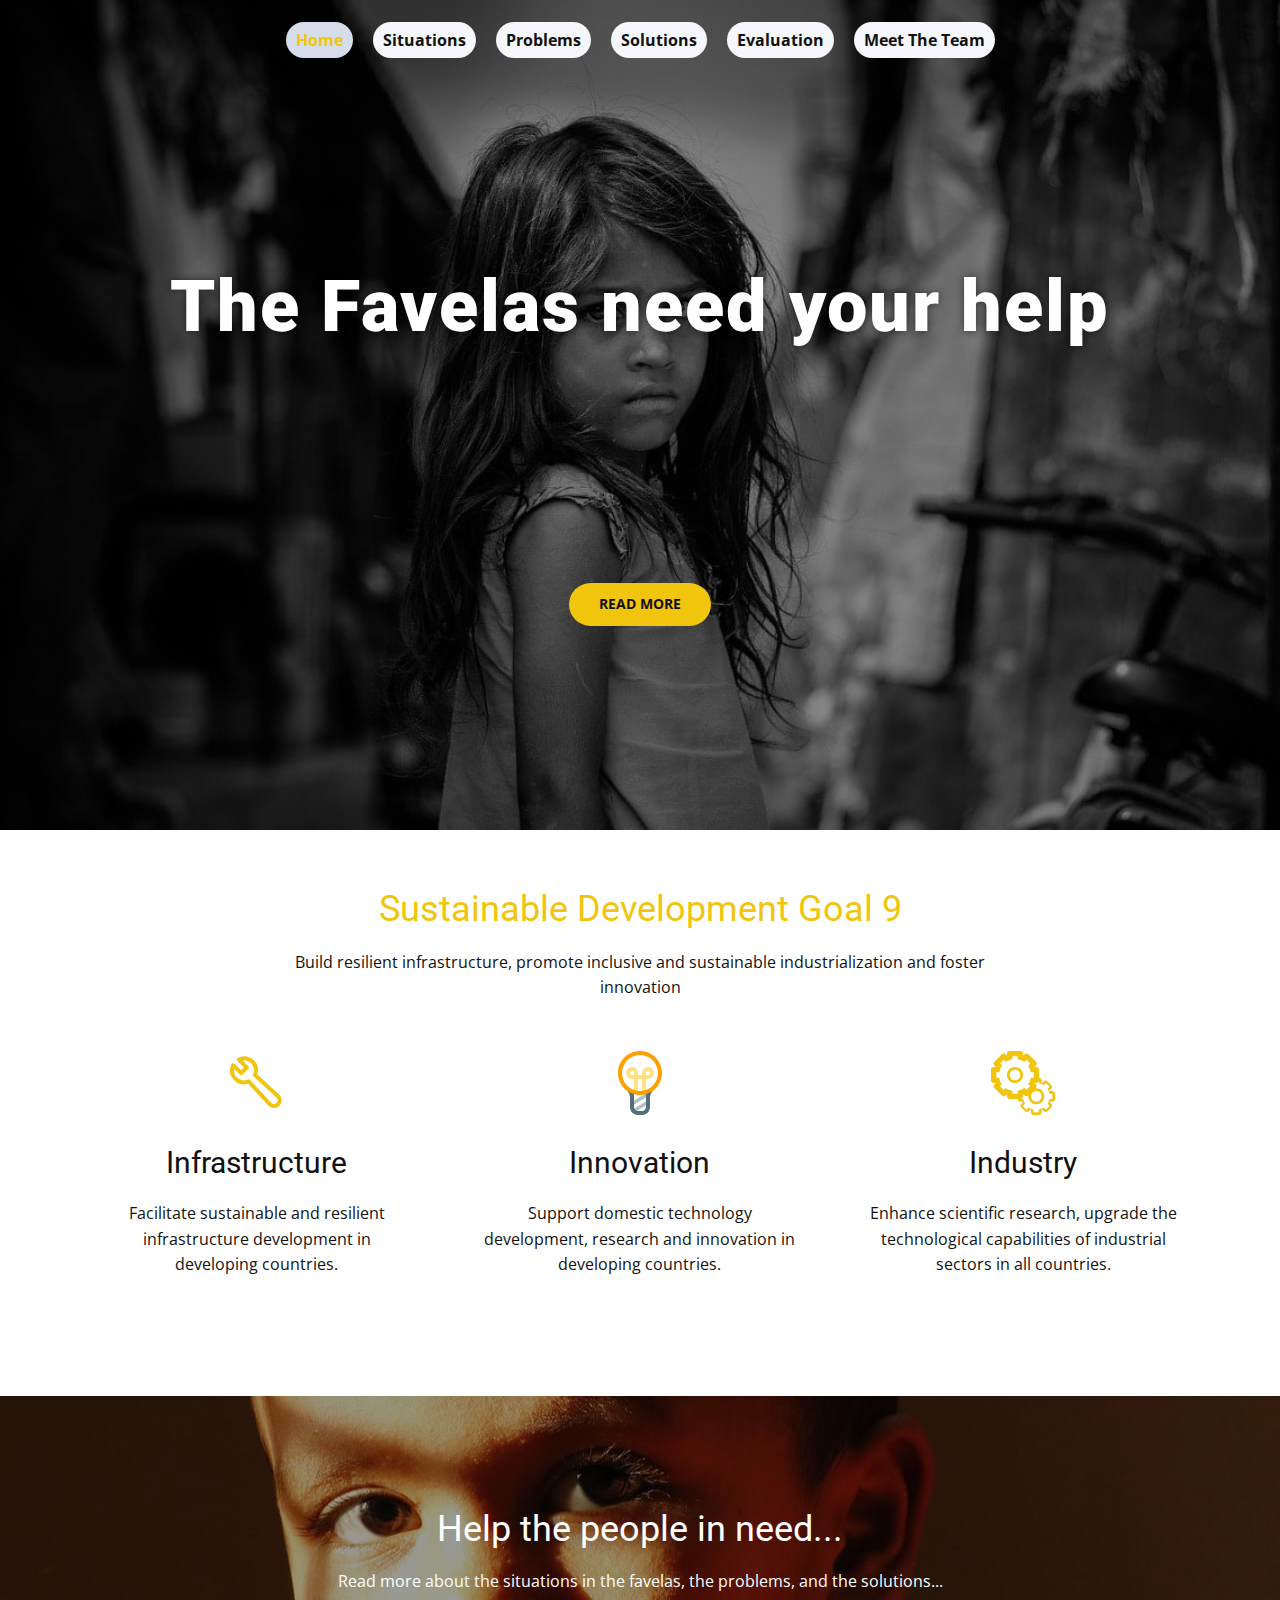
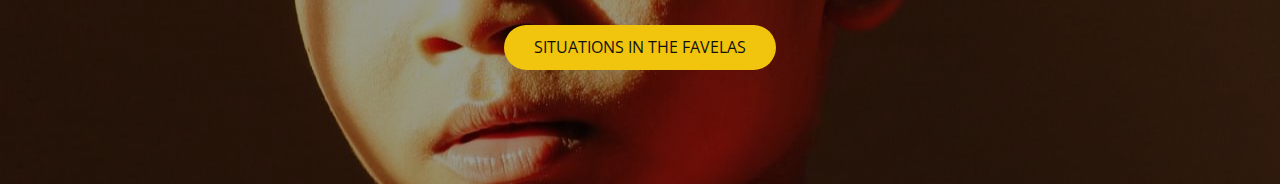
<file: index.html>
<!DOCTYPE html>
<html style="font-size: 16px;">
  <head>
    <meta name="viewport" content="width=device-width, initial-scale=1.0">
    <meta charset="utf-8">
    <meta name="keywords" content="The Favelas need our help, Key Features">
    <meta name="description" content="">
    <meta name="page_type" content="np-template-header-footer-from-plugin">
    <title>Home</title>
    <link rel="stylesheet" href="nicepage.css" media="screen">
<link rel="stylesheet" href="Home.css" media="screen">
    <script class="u-script" type="text/javascript" src="jquery.js" defer=""></script>
    <script class="u-script" type="text/javascript" src="nicepage.js" defer=""></script>
    <meta name="generator" content="Nicepage 4.1.0, nicepage.com">
    <link id="u-theme-google-font" rel="stylesheet" href="https://fonts.googleapis.com/css?family=Roboto:100,100i,300,300i,400,400i,500,500i,700,700i,900,900i|Open+Sans:300,300i,400,400i,600,600i,700,700i,800,800i">
    
    
    
    
    <script type="application/ld+json">{
		"@context": "http://schema.org",
		"@type": "Organization",
		"name": ""
}</script>
    <meta name="theme-color" content="#478ac9">
    <meta property="og:title" content="Home">
    <meta property="og:type" content="website">
  </head>
  <body data-home-page="Home.html" data-home-page-title="Home" class="u-body u-overlap u-overlap-contrast u-overlap-transparent"><header class="u-clearfix u-header u-palette-5-light-3 u-header" id="sec-165a"><div class="u-clearfix u-sheet u-sheet-1">
        <nav class="u-align-center u-menu u-menu-dropdown u-offcanvas u-menu-1">
          <div class="menu-collapse" style="font-size: 1rem; letter-spacing: 0px; font-weight: 700;">
            <a class="u-button-style u-custom-active-border-color u-custom-active-color u-custom-border u-custom-border-color u-custom-border-radius u-custom-borders u-custom-color u-custom-hover-border-color u-custom-hover-color u-custom-left-right-menu-spacing u-custom-padding-bottom u-custom-text-active-color u-custom-text-color u-custom-text-hover-color u-custom-top-bottom-menu-spacing u-nav-link u-text-active-palette-1-base u-text-hover-palette-2-base" href="#">
              <svg><use xmlns:xlink="http://www.w3.org/1999/xlink" xlink:href="#menu-hamburger"></use></svg>
              <svg version="1.1" xmlns="http://www.w3.org/2000/svg" xmlns:xlink="http://www.w3.org/1999/xlink"><defs><symbol id="menu-hamburger" viewBox="0 0 16 16" style="width: 16px; height: 16px;"><rect y="1" width="16" height="2"></rect><rect y="7" width="16" height="2"></rect><rect y="13" width="16" height="2"></rect>
</symbol>
</defs></svg>
            </a>
          </div>
          <div class="u-custom-menu u-nav-container">
            <ul class="u-nav u-spacing-20 u-unstyled u-nav-1"><li class="u-nav-item"><a class="u-border-active-palette-1-base u-border-hover-palette-1-base u-button-style u-nav-link u-palette-5-light-3 u-radius-50 u-text-active-palette-3-base u-text-body-color u-text-hover-palette-2-base" href="Home.html" style="padding: 10px;">Home</a>
</li><li class="u-nav-item"><a class="u-border-active-palette-1-base u-border-hover-palette-1-base u-button-style u-nav-link u-palette-5-light-3 u-radius-50 u-text-active-palette-3-base u-text-body-color u-text-hover-palette-2-base" href="Situations.html" style="padding: 10px;">Situations</a>
</li><li class="u-nav-item"><a class="u-border-active-palette-1-base u-border-hover-palette-1-base u-button-style u-nav-link u-palette-5-light-3 u-radius-50 u-text-active-palette-3-base u-text-body-color u-text-hover-palette-2-base" href="Problems.html" style="padding: 10px;">Problems</a>
</li><li class="u-nav-item"><a class="u-border-active-palette-1-base u-border-hover-palette-1-base u-button-style u-nav-link u-palette-5-light-3 u-radius-50 u-text-active-palette-3-base u-text-body-color u-text-hover-palette-2-base" href="Solutions.html" style="padding: 10px;">Solutions</a>
</li><li class="u-nav-item"><a class="u-border-active-palette-1-base u-border-hover-palette-1-base u-button-style u-nav-link u-palette-5-light-3 u-radius-50 u-text-active-palette-3-base u-text-body-color u-text-hover-palette-2-base" href="Evaluation.html" style="padding: 10px;">Evaluation</a>
</li><li class="u-nav-item"><a class="u-border-active-palette-1-base u-border-hover-palette-1-base u-button-style u-nav-link u-palette-5-light-3 u-radius-50 u-text-active-palette-3-base u-text-body-color u-text-hover-palette-2-base" href="Meet.html" style="padding: 10px;">Meet The Team</a>
</li></ul>
          </div>
          <div class="u-custom-menu u-nav-container-collapse">
            <div class="u-black u-container-style u-inner-container-layout u-opacity u-opacity-95 u-sidenav">
              <div class="u-inner-container-layout u-sidenav-overflow">
                <div class="u-menu-close"></div>
                <ul class="u-align-center u-nav u-popupmenu-items u-unstyled u-nav-2"><li class="u-nav-item"><a class="u-button-style u-nav-link" href="Home.html" style="padding: 10px;">Home</a>
</li><li class="u-nav-item"><a class="u-button-style u-nav-link" href="Situations.html" style="padding: 10px;">Situations</a>
</li><li class="u-nav-item"><a class="u-button-style u-nav-link" href="Problems.html" style="padding: 10px;">Problems</a>
</li><li class="u-nav-item"><a class="u-button-style u-nav-link" href="Solutions.html" style="padding: 10px;">Solutions</a>
</li><li class="u-nav-item"><a class="u-button-style u-nav-link" href="Evaluation.html" style="padding: 10px;">Evaluation</a>
</li><li class="u-nav-item"><a class="u-button-style u-nav-link" href="Meet.html" style="padding: 10px;">Meet The Team</a>
</li></ul>
              </div>
            </div>
            <div class="u-black u-menu-overlay u-opacity u-opacity-70"></div>
          </div>
        </nav>
      </div></header>
    <section class="skrollable u-align-center u-clearfix u-image u-parallax u-shading u-section-1" src="" id="carousel_e9df" data-image-width="1280" data-image-height="800">
      <div class="u-clearfix u-sheet u-sheet-1">
        <h2 class="u-text u-text-default-lg u-text-default-md u-text-default-sm u-text-default-xl u-text-1">The Favelas need your help</h2>
        <div class="u-expanded-width-md u-expanded-width-sm u-expanded-width-xs u-list u-list-1">
          <div class="u-repeater u-repeater-1">
            <div class="u-align-center u-container-style u-list-item u-repeater-item">
              <div class="u-container-layout u-similar-container u-valign-top u-container-layout-1">
                <a href="Home.html#sec-f6da" data-page-id="1105381" class="u-active-white u-btn u-btn-round u-button-style u-hover-white u-palette-3-base u-radius-50 u-btn-1">READ MORE</a>
              </div>
            </div>
          </div>
        </div>
      </div>
    </section>
    <section class="u-clearfix u-section-2" id="sec-f6da">
      <div class="u-clearfix u-sheet u-valign-middle u-sheet-1">
        <h2 class="u-align-center u-text u-text-default u-text-palette-3-base u-text-1">Sustainable Development Goal 9</h2>
        <p class="u-align-center u-text u-text-2"> Build resilient infrastructure, promote inclusive and sustainable industrialization and foster innovation</p>
        <div class="u-list u-list-1">
          <div class="u-repeater u-repeater-1">
            <div class="u-align-center u-container-style u-list-item u-repeater-item">
              <div class="u-container-layout u-similar-container u-valign-top u-container-layout-1"><span class="u-icon u-icon-circle u-text-palette-3-base u-icon-1"><svg class="u-svg-link" preserveAspectRatio="xMidYMin slice" viewBox="0 0 32 32" style=""><use xmlns:xlink="http://www.w3.org/1999/xlink" xlink:href="#svg-3ee0"></use></svg><svg class="u-svg-content" viewBox="0 0 32 32" id="svg-3ee0"><path d="M11.588,16.369l10.018,10.85a3.869,3.869,0,0,0,2.763,1.271h.1a3.851,3.851,0,0,0,3.846-3.933,3.879,3.879,0,0,0-1.261-2.773L16.2,11.768A7,7,0,0,0,6.493,3.381a1,1,0,0,0-.269,1.607L9.515,8.271,8.1,9.687,4.806,6.4A1,1,0,0,0,3.2,6.676a6.993,6.993,0,0,0,8.389,9.693ZM4.562,8.983l2.832,2.825a1,1,0,0,0,1.413,0l2.83-2.83a1,1,0,0,0,0-1.415L8.8,4.736a5,5,0,0,1,5.308,6.919,1,1,0,0,0,.241,1.129L25.707,23.26a1.853,1.853,0,0,1,.612,1.342,1.827,1.827,0,0,1-.543,1.348l0,0a1.867,1.867,0,0,1-1.353.537,1.844,1.844,0,0,1-1.337-.619L12.6,14.522a1,1,0,0,0-1.131-.24,5,5,0,0,1-6.912-5.3Z"></path></svg>
            
            
          </span>
                <h3 class="u-text u-text-default u-text-3">Infrastructure</h3>
                <p class="u-text u-text-default u-text-4"> Facilitate sustainable and resilient infrastructure development in developing countries.</p>
              </div>
            </div>
            <div class="u-align-center u-container-style u-list-item u-repeater-item">
              <div class="u-container-layout u-similar-container u-valign-top u-container-layout-2"><span class="u-icon u-icon-circle u-text-palette-3-base u-icon-2"><svg class="u-svg-link" preserveAspectRatio="xMidYMin slice" viewBox="0 0 128 128" style=""><use xmlns:xlink="http://www.w3.org/1999/xlink" xlink:href="#svg-3b17"></use></svg><svg class="u-svg-content" viewBox="0 0 128 128" id="svg-3b17"><g><g><path d="M50.234,116.258l1.098,4.078l3.629,1.086l24.664-14.797v-8L50.234,116.258z M77.176,84.094l-28.801,17.281    v8l30.266-18.156L77.176,84.094z" fill="#B0BEC5"></path>
</g>
</g><path d="M80,32c-6.617,0-12,5.383-12,12v4h-8v-4c0-6.617-5.383-12-12-12s-12,5.383-12,12s5.383,12,12,12h4v24  c0,2.211,1.789,4,4,4s4-1.789,4-4V56h8v24c0,2.211,1.789,4,4,4s4-1.789,4-4V56h4c6.617,0,12-5.383,12-12S86.617,32,80,32z M48,48  c-2.207,0-4-1.797-4-4s1.793-4,4-4s4,1.797,4,4v4H48z M80,48h-4v-4c0-2.203,1.793-4,4-4s4,1.797,4,4S82.207,48,80,48z" fill="#FFE082"></path><path d="M90.328,79.25l-6.543-1.438C83.609,76.656,76,79.266,76,80v32c0,4.414-3.59,8-8,8h-8c-4.414,0-8-3.586-8-8  V80c0-0.734-7.609-3.344-7.785-2.188l-6.543,1.438l-0.039,0.047C41.477,82.227,44,86.797,44,92v20c0,8.836,7.164,16,16,16h8  c8.836,0,16-7.164,16-16V92c0-5.203,2.523-9.773,6.367-12.703L90.328,79.25z" fill="#546E7A"></path><path d="M64,8c19.852,0,36,16.148,36,36S83.852,80,64,80S28,63.852,28,44S44.148,8,64,8 M64,0  C39.703,0,20,19.703,20,44s19.703,44,44,44s44-19.703,44-44S88.297,0,64,0L64,0z" fill="#FFA000"></path></svg>
            
            
          </span>
                <h3 class="u-text u-text-default u-text-5">Innovation</h3>
                <p class="u-text u-text-default u-text-6"> Support domestic technology development, research and innovation in developing countries.</p>
              </div>
            </div>
            <div class="u-align-center u-container-style u-list-item u-repeater-item">
              <div class="u-container-layout u-similar-container u-valign-top u-container-layout-3"><span class="u-icon u-icon-circle u-text-palette-3-base u-icon-3"><svg class="u-svg-link" preserveAspectRatio="xMidYMin slice" viewBox="0 0 24 24" style=""><use xmlns:xlink="http://www.w3.org/1999/xlink" xlink:href="#svg-b35d"></use></svg><svg class="u-svg-content" viewBox="0 0 24 24" id="svg-b35d"><g><path d="M12,9c0-1.7-1.3-3-3-3S6,7.3,6,9s1.3,3,3,3S12,10.7,12,9z M9,11c-1.1,0-2-0.9-2-2s0.9-2,2-2s2,0.9,2,2S10.1,11,9,11z"></path><path d="M23,15h-1.2l0.8-0.8c0.4-0.4,0.4-1,0-1.4l-1.4-1.4c-0.4-0.4-1-0.4-1.4,0L19,12.2V11c0-0.6-0.4-1-1-1V7c0-0.6-0.4-1-1-1   h-0.7l0.6-0.6c0.4-0.4,0.4-1,0-1.4L14,1.2c-0.4-0.4-1-0.4-1.4,0L12,1.8V1c0-0.6-0.4-1-1-1H7C6.4,0,6,0.4,6,1v0.7L5.5,1.2   c-0.4-0.4-1-0.4-1.4,0L1.3,4c-0.4,0.4-0.4,1,0,1.4L1.8,6H1C0.4,6,0,6.4,0,7v4c0,0.6,0.4,1,1,1h0.8l-0.5,0.5c-0.4,0.4-0.4,1,0,1.4   l2.8,2.8c0.4,0.4,1,0.4,1.4,0L6,16.3V17c0,0.6,0.4,1,1,1h3c0,0.6,0.4,1,1,1h1.2l-0.8,0.8c-0.4,0.4-0.4,1,0,1.4l1.4,1.4   c0.4,0.4,1,0.4,1.4,0l0.8-0.8V23c0,0.6,0.4,1,1,1h2c0.6,0,1-0.4,1-1v-1.2l0.8,0.8c0.4,0.4,1,0.4,1.4,0l1.4-1.4c0.4-0.4,0.4-1,0-1.4   L21.8,19H23c0.6,0,1-0.4,1-1v-2C24,15.4,23.6,15,23,15z M8,16v-1.1c-0.9-0.2-1.7-0.5-2.5-1l-0.7,0.7l-1.4-1.4l0.7-0.7   c-0.5-0.7-0.9-1.6-1-2.5H2V8h1.1c0.2-0.9,0.5-1.8,1.1-2.5L3.4,4.7l1.4-1.4l0.8,0.8c0.7-0.5,1.5-0.8,2.4-1V2h2v1.1   c0.9,0.2,1.8,0.5,2.5,1l0.8-0.8l1.4,1.4l-0.8,0.8c0.5,0.7,0.9,1.5,1,2.5H16v2h-1.1c-0.1,0.9-0.5,1.7-1,2.4l0.8,0.8l-1.4,1.4   l-0.8-0.8c-0.7,0.5-1.6,0.9-2.5,1.1V16H8z M23,18h-1.1c-0.1,0.6-0.4,1.2-0.7,1.8l0.8,0.8L20.5,22l-0.8-0.8   c-0.5,0.3-1.1,0.6-1.8,0.7V23h-2v-1.1c-0.6-0.1-1.2-0.4-1.8-0.7l-0.8,0.8L12,20.5l0.8-0.8c-0.3-0.5-0.6-1.1-0.7-1.8H11   c0.6,0,1-0.4,1-1v-0.8l0.6,0.6c0.4,0.4,1,0.4,1.4,0l0,0c0,0.1,0,0.2,0,0.3c0,1.7,1.3,3,3,3s3-1.3,3-3s-1.3-3-3-3   c-0.1,0-0.2,0-0.3,0l-2.4,2.4l2.5-2.5c0.4-0.4,0.4-1,0-1.4L16.3,12H17c0.6,0,1-0.4,1-1v1.1c0.6,0.1,1.2,0.4,1.8,0.7l0.8-0.8   l1.4,1.4l-0.8,0.8c0.3,0.5,0.6,1.1,0.7,1.8H23V18z M15,17c0-1.1,0.9-2,2-2s2,0.9,2,2s-0.9,2-2,2S15,18.1,15,17z"></path>
</g></svg>
            
            
          </span>
                <h3 class="u-text u-text-default u-text-7">Industry</h3>
                <p class="u-text u-text-default u-text-8"> Enhance scientific research, upgrade the technological capabilities of industrial sectors in all countries.</p>
              </div>
            </div>
          </div>
        </div>
      </div>
    </section>
    <section class="u-align-center u-clearfix u-image u-shading u-section-3" src="" data-image-width="1280" data-image-height="720" id="sec-6649">
      <div class="u-align-center u-clearfix u-sheet u-valign-middle u-sheet-1">
        <h2 class="u-text u-text-default u-text-1">Help the people in need...</h2>
        <p class="u-text u-text-2">Read more about the situations in the favelas, the problems, and the solutions...</p>
        <a href="Situations.html" data-page-id="1105378" class="u-border-none u-btn u-btn-round u-button-style u-palette-3-base u-radius-50 u-btn-1">SITUATIONS IN THE FAVELAS</a>
      </div>
    </section>
    
    
    
    <!-- <section class="u-backlink u-clearfix u-grey-80">
      <a class="u-link" href="https://nicepage.com/website-templates" target="_blank">
        <span>Website Templates</span>
      </a>
      <p class="u-text">
        <span>created with</span>
      </p>
      <a class="u-link" href="" target="_blank">
        <span>Website Builder Software</span>
      </a>. 
    </section> -->
  </body>
</html>
</file>
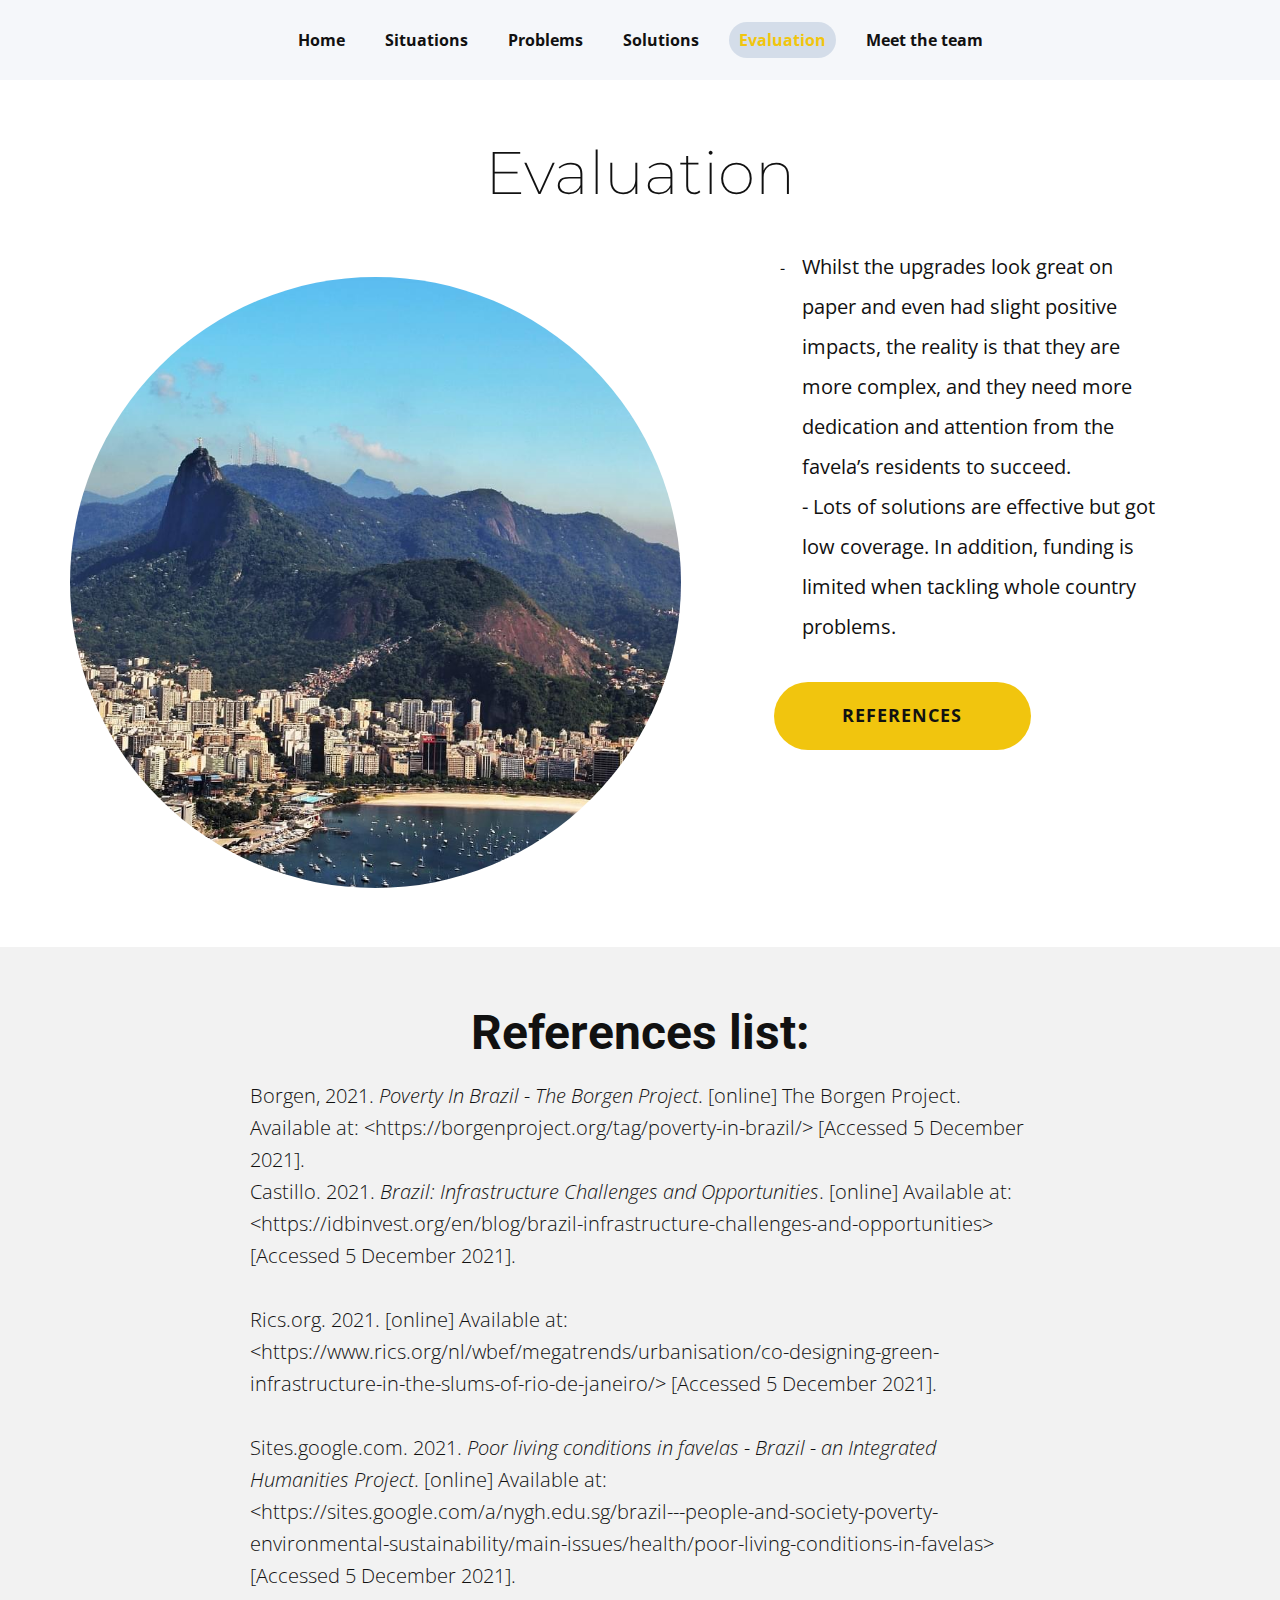
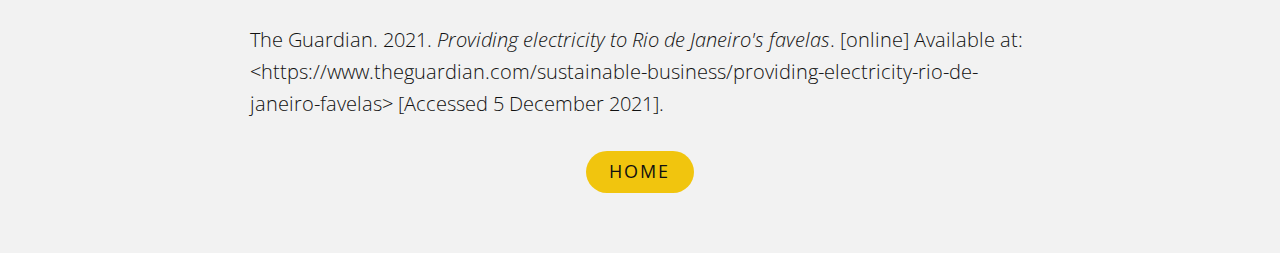
<file: Evaluation.html>
<!DOCTYPE html>
<html style="font-size: 16px;">
  <head>
    <meta name="viewport" content="width=device-width, initial-scale=1.0">
    <meta charset="utf-8">
    <meta name="keywords" content="Evaluation">
    <meta name="description" content="">
    <meta name="page_type" content="np-template-header-footer-from-plugin">
    <title>Evaluation</title>
    <link rel="stylesheet" href="nicepage.css" media="screen">
<link rel="stylesheet" href="Evaluation.css" media="screen">
    <script class="u-script" type="text/javascript" src="jquery.js" defer=""></script>
    <script class="u-script" type="text/javascript" src="nicepage.js" defer=""></script>
    <meta name="generator" content="Nicepage 4.1.0, nicepage.com">
    <link id="u-theme-google-font" rel="stylesheet" href="https://fonts.googleapis.com/css?family=Roboto:100,100i,300,300i,400,400i,500,500i,700,700i,900,900i|Open+Sans:300,300i,400,400i,600,600i,700,700i,800,800i">
    <link id="u-page-google-font" rel="stylesheet" href="https://fonts.googleapis.com/css?family=Montserrat:100,100i,200,200i,300,300i,400,400i,500,500i,600,600i,700,700i,800,800i,900,900i">
    
    
    
    <script type="application/ld+json">{
		"@context": "http://schema.org",
		"@type": "Organization",
		"name": ""
}</script>
    <meta name="theme-color" content="#478ac9">
    <meta property="og:title" content="Evaluation">
    <meta property="og:type" content="website">
  </head>
  <body class="u-body"><header class="u-clearfix u-header u-palette-5-light-3 u-header" id="sec-165a"><div class="u-clearfix u-sheet u-sheet-1">
        <nav class="u-align-center u-menu u-menu-dropdown u-offcanvas u-menu-1">
          <div class="menu-collapse" style="font-size: 1rem; letter-spacing: 0px; font-weight: 700;">
            <a class="u-button-style u-custom-active-border-color u-custom-active-color u-custom-border u-custom-border-color u-custom-border-radius u-custom-borders u-custom-color u-custom-hover-border-color u-custom-hover-color u-custom-left-right-menu-spacing u-custom-padding-bottom u-custom-text-active-color u-custom-text-color u-custom-text-hover-color u-custom-top-bottom-menu-spacing u-nav-link u-text-active-palette-1-base u-text-hover-palette-2-base" href="#">
              <svg><use xmlns:xlink="http://www.w3.org/1999/xlink" xlink:href="#menu-hamburger"></use></svg>
              <svg version="1.1" xmlns="http://www.w3.org/2000/svg" xmlns:xlink="http://www.w3.org/1999/xlink"><defs><symbol id="menu-hamburger" viewBox="0 0 16 16" style="width: 16px; height: 16px;"><rect y="1" width="16" height="2"></rect><rect y="7" width="16" height="2"></rect><rect y="13" width="16" height="2"></rect>
</symbol>
</defs></svg>
            </a>
          </div>
          <div class="u-custom-menu u-nav-container">
            <ul class="u-nav u-spacing-20 u-unstyled u-nav-1"><li class="u-nav-item"><a class="u-border-active-palette-1-base u-border-hover-palette-1-base u-button-style u-nav-link u-palette-5-light-3 u-radius-50 u-text-active-palette-3-base u-text-body-color u-text-hover-palette-2-base" href="Home.html" style="padding: 10px;">Home</a>
</li><li class="u-nav-item"><a class="u-border-active-palette-1-base u-border-hover-palette-1-base u-button-style u-nav-link u-palette-5-light-3 u-radius-50 u-text-active-palette-3-base u-text-body-color u-text-hover-palette-2-base" href="Situations.html" style="padding: 10px;">Situations</a>
</li><li class="u-nav-item"><a class="u-border-active-palette-1-base u-border-hover-palette-1-base u-button-style u-nav-link u-palette-5-light-3 u-radius-50 u-text-active-palette-3-base u-text-body-color u-text-hover-palette-2-base" href="Problems.html" style="padding: 10px;">Problems</a>
</li><li class="u-nav-item"><a class="u-border-active-palette-1-base u-border-hover-palette-1-base u-button-style u-nav-link u-palette-5-light-3 u-radius-50 u-text-active-palette-3-base u-text-body-color u-text-hover-palette-2-base" href="Solutions.html" style="padding: 10px;">Solutions</a>
</li><li class="u-nav-item"><a class="u-border-active-palette-1-base u-border-hover-palette-1-base u-button-style u-nav-link u-palette-5-light-3 u-radius-50 u-text-active-palette-3-base u-text-body-color u-text-hover-palette-2-base" href="Evaluation.html" style="padding: 10px;">Evaluation</a>
</li><li class="u-nav-item"><a class="u-border-active-palette-1-base u-border-hover-palette-1-base u-button-style u-nav-link u-palette-5-light-3 u-radius-50 u-text-active-palette-3-base u-text-body-color u-text-hover-palette-2-base" href="Meet.html" style="padding: 10px;">Meet the team</a>
</li></ul>
          </div>
          <div class="u-custom-menu u-nav-container-collapse">
            <div class="u-black u-container-style u-inner-container-layout u-opacity u-opacity-95 u-sidenav">
              <div class="u-inner-container-layout u-sidenav-overflow">
                <div class="u-menu-close"></div>
                <ul class="u-align-center u-nav u-popupmenu-items u-unstyled u-nav-2"><li class="u-nav-item"><a class="u-button-style u-nav-link" href="Home.html" style="padding: 10px;">Home</a>
</li><li class="u-nav-item"><a class="u-button-style u-nav-link" href="Situations.html" style="padding: 10px;">Situations</a>
</li><li class="u-nav-item"><a class="u-button-style u-nav-link" href="Problems.html" style="padding: 10px;">Problems</a>
</li><li class="u-nav-item"><a class="u-button-style u-nav-link" href="Solutions.html" style="padding: 10px;">Solutions</a>
</li><li class="u-nav-item"><a class="u-button-style u-nav-link" href="Evaluation.html" style="padding: 10px;">Evaluation</a>
</li><li class="u-nav-item"><a class="u-button-style u-nav-link" href="Meet.html" style="padding: 10px;">Meet The Team</a>
</li></ul>
              </div>
            </div>
            <div class="u-black u-menu-overlay u-opacity u-opacity-70"></div>
          </div>
        </nav>
      </div></header>
    <section class="u-align-center-md u-align-center-sm u-align-center-xs u-clearfix u-section-1" id="carousel_df33">
      <div class="u-clearfix u-sheet u-sheet-1">
        <h1 class="u-align-center u-custom-font u-font-montserrat u-text u-text-1">Evaluation</h1>
        <div class="u-image u-image-circle u-preserve-proportions u-image-1" data-image-width="1280" data-image-height="853"></div>
        <div class="u-align-left u-container-style u-group u-shape-rectangle u-white u-group-1">
          <div class="u-container-layout u-valign-middle u-container-layout-1">
            <ul class="u-custom-list u-text u-text-2">
              <li>
                <div class="u-list-icon u-list-icon-1">
                  <div xmlns="http://www.w3.org/2000/svg" xmlns:xlink="http://www.w3.org/1999/xlink" version="1.1" xml:space="preserve" class="u-svg-content">-</div>
                </div>Whilst the upgrades look great on paper and even had
slight positive impacts, the reality is that they are more complex, and they
need more dedication and attention from the favela’s residents to succeed. <br> - Lots of solutions are effective but got low coverage. In addition, funding is limited when tackling whole country problems.
              </li>
            </ul>
            <a href="Evaluation.html#sec-a1ac" data-page-id="1105517" class="u-active-palette-2-light-2 u-border-none u-btn u-btn-round u-button-style u-color-scheme-summer-time u-color-style-multicolor-1 u-hover-palette-2-light-2 u-palette-3-base u-radius-50 u-btn-1">References</a>
          </div>
        </div>
      </div>
    </section>
    <section class="u-align-center u-clearfix u-grey-5 u-section-2" id="sec-a1ac">
      <div class="u-clearfix u-sheet u-valign-middle u-sheet-1">
        <h1 class="u-text u-text-default u-text-1">References list:</h1>
        <p class="u-align-left u-text u-text-2"> Borgen, 2021.&nbsp;<i>Poverty In Brazil - The Borgen Project</i>.
[online] The Borgen Project. Available at:
&lt;https://borgenproject.org/tag/poverty-in-brazil/&gt; [Accessed 5 December
2021].
&nbsp;&nbsp;<br>Castillo.
2021.&nbsp;<i>Brazil: Infrastructure Challenges and Opportunities</i>. [online]
Available at: &lt;https://idbinvest.org/en/blog/brazil-infrastructure-challenges-and-opportunities&gt;
[Accessed 5 December 2021].
&nbsp;&nbsp;<br>
          <br>Rics.org.
2021. [online] Available at:
&lt;https://www.rics.org/nl/wbef/megatrends/urbanisation/co-designing-green-infrastructure-in-the-slums-of-rio-de-janeiro/&gt;
[Accessed 5 December 2021].
&nbsp;
&nbsp;<br>
          <br>Sites.google.com.
2021.&nbsp;<i>Poor living conditions in favelas - Brazil - an Integrated
Humanities Project</i>. [online] Available at:
&lt;https://sites.google.com/a/nygh.edu.sg/brazil---people-and-society-poverty-environmental-sustainability/main-issues/health/poor-living-conditions-in-favelas&gt;
[Accessed 5 December 2021].<br>
          <br> The Guardian. 2021.&nbsp;<i>Providing electricity to Rio de Janeiro's favelas</i>.
[online] Available at: &lt;https://www.theguardian.com/sustainable-business/providing-electricity-rio-de-janeiro-favelas&gt;
[Accessed 5 December 2021].
        </p>
        <a href="Home.html" data-page-id="1105381" class="u-border-none u-btn u-btn-round u-button-style u-color-scheme-summer-time u-color-style-multicolor-1 u-palette-3-base u-radius-50 u-btn-1">Home</a>
      </div>
    </section>
    
    
    
    <!-- <section class="u-backlink u-clearfix u-grey-80">
      <a class="u-link" href="https://nicepage.com/html5-template" target="_blank">
        <span>HTML5 Template</span>
      </a>
      <p class="u-text">
        <span>created with</span>
      </p>
      <a class="u-link" href="" target="_blank">
        <span>Website Builder Software</span>
      </a>. 
    </section> -->
  </body>
</html>
</file>
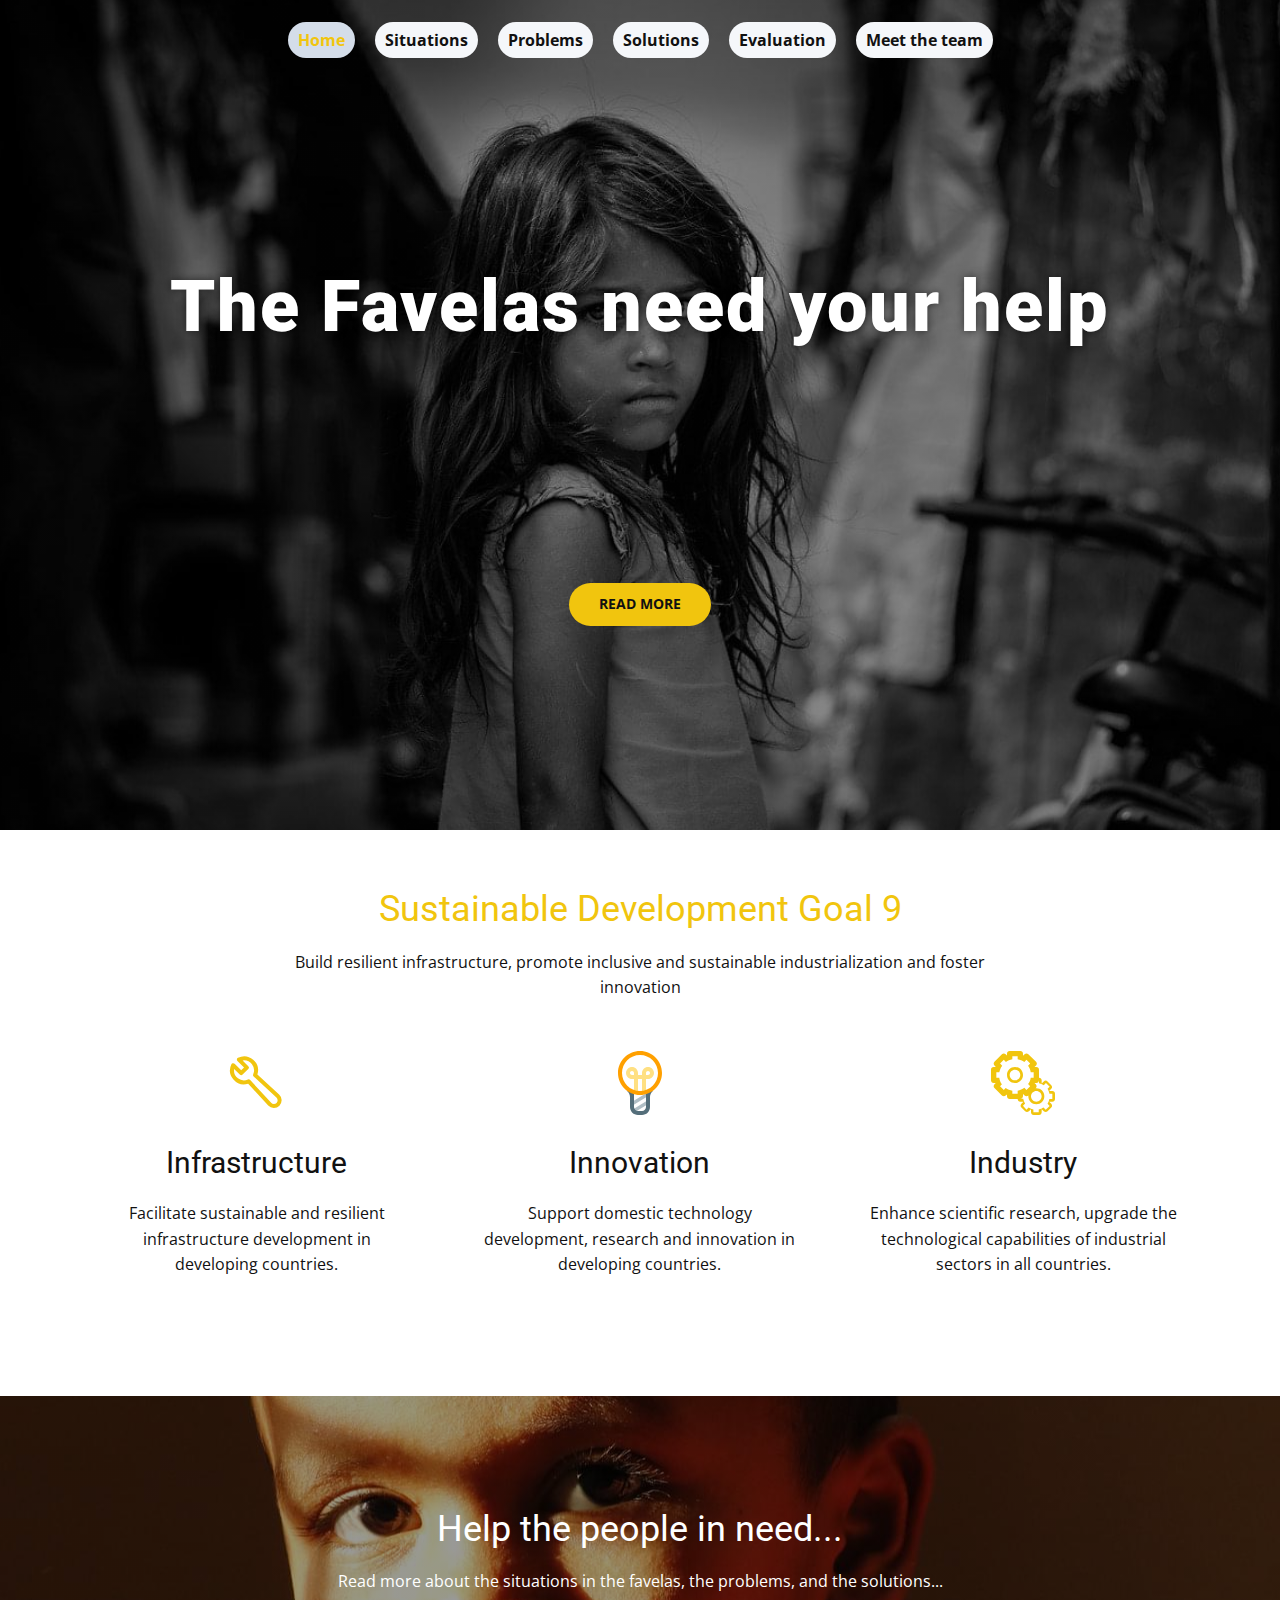
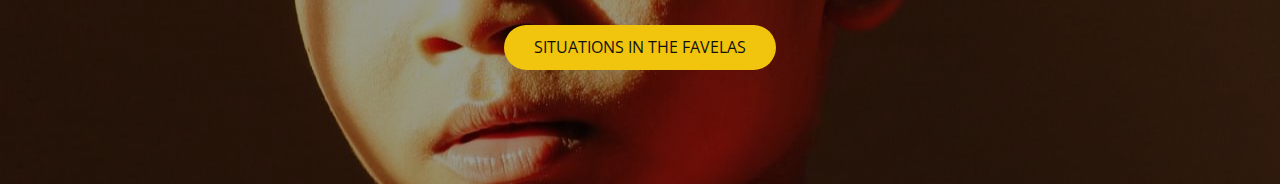
<file: Home.html>
<!DOCTYPE html>
<html style="font-size: 16px;">
  <head>
    <meta name="viewport" content="width=device-width, initial-scale=1.0">
    <meta charset="utf-8">
    <meta name="keywords" content="The Favelas need our help, Key Features">
    <meta name="description" content="">
    <meta name="page_type" content="np-template-header-footer-from-plugin">
    <title>Home</title>
    <link rel="stylesheet" href="nicepage.css" media="screen">
<link rel="stylesheet" href="Home.css" media="screen">
    <script class="u-script" type="text/javascript" src="jquery.js" defer=""></script>
    <script class="u-script" type="text/javascript" src="nicepage.js" defer=""></script>
    <meta name="generator" content="Nicepage 4.1.0, nicepage.com">
    <link id="u-theme-google-font" rel="stylesheet" href="https://fonts.googleapis.com/css?family=Roboto:100,100i,300,300i,400,400i,500,500i,700,700i,900,900i|Open+Sans:300,300i,400,400i,600,600i,700,700i,800,800i">
    
    
    
    
    <script type="application/ld+json">{
		"@context": "http://schema.org",
		"@type": "Organization",
		"name": ""
}</script>
    <meta name="theme-color" content="#478ac9">
    <meta property="og:title" content="Home">
    <meta property="og:type" content="website">
  </head>
  <body class="u-body u-overlap u-overlap-contrast u-overlap-transparent"><header class="u-clearfix u-header u-palette-5-light-3 u-header" id="sec-165a"><div class="u-clearfix u-sheet u-sheet-1">
        <nav class="u-align-center u-menu u-menu-dropdown u-offcanvas u-menu-1">
          <div class="menu-collapse" style="font-size: 1rem; letter-spacing: 0px; font-weight: 700;">
            <a class="u-button-style u-custom-active-border-color u-custom-active-color u-custom-border u-custom-border-color u-custom-border-radius u-custom-borders u-custom-color u-custom-hover-border-color u-custom-hover-color u-custom-left-right-menu-spacing u-custom-padding-bottom u-custom-text-active-color u-custom-text-color u-custom-text-hover-color u-custom-top-bottom-menu-spacing u-nav-link u-text-active-palette-1-base u-text-hover-palette-2-base" href="#">
              <svg><use xmlns:xlink="http://www.w3.org/1999/xlink" xlink:href="#menu-hamburger"></use></svg>
              <svg version="1.1" xmlns="http://www.w3.org/2000/svg" xmlns:xlink="http://www.w3.org/1999/xlink"><defs><symbol id="menu-hamburger" viewBox="0 0 16 16" style="width: 16px; height: 16px;"><rect y="1" width="16" height="2"></rect><rect y="7" width="16" height="2"></rect><rect y="13" width="16" height="2"></rect>
</symbol>
</defs></svg>
            </a>
          </div>
          <div class="u-custom-menu u-nav-container">
            <ul class="u-nav u-spacing-20 u-unstyled u-nav-1"><li class="u-nav-item"><a class="u-border-active-palette-1-base u-border-hover-palette-1-base u-button-style u-nav-link u-palette-5-light-3 u-radius-50 u-text-active-palette-3-base u-text-body-color u-text-hover-palette-2-base" href="Home.html" style="padding: 10px;">Home</a>
</li><li class="u-nav-item"><a class="u-border-active-palette-1-base u-border-hover-palette-1-base u-button-style u-nav-link u-palette-5-light-3 u-radius-50 u-text-active-palette-3-base u-text-body-color u-text-hover-palette-2-base" href="Situations.html" style="padding: 10px;">Situations</a>
</li><li class="u-nav-item"><a class="u-border-active-palette-1-base u-border-hover-palette-1-base u-button-style u-nav-link u-palette-5-light-3 u-radius-50 u-text-active-palette-3-base u-text-body-color u-text-hover-palette-2-base" href="Problems.html" style="padding: 10px;">Problems</a>
</li><li class="u-nav-item"><a class="u-border-active-palette-1-base u-border-hover-palette-1-base u-button-style u-nav-link u-palette-5-light-3 u-radius-50 u-text-active-palette-3-base u-text-body-color u-text-hover-palette-2-base" href="Solutions.html" style="padding: 10px;">Solutions</a>
</li><li class="u-nav-item"><a class="u-border-active-palette-1-base u-border-hover-palette-1-base u-button-style u-nav-link u-palette-5-light-3 u-radius-50 u-text-active-palette-3-base u-text-body-color u-text-hover-palette-2-base" href="Evaluation.html" style="padding: 10px;">Evaluation</a>
</li><li class="u-nav-item"><a class="u-border-active-palette-1-base u-border-hover-palette-1-base u-button-style u-nav-link u-palette-5-light-3 u-radius-50 u-text-active-palette-3-base u-text-body-color u-text-hover-palette-2-base" href="Meet.html" style="padding: 10px;">Meet the team</a>
</li></ul>
          </div>
          <div class="u-custom-menu u-nav-container-collapse">
            <div class="u-black u-container-style u-inner-container-layout u-opacity u-opacity-95 u-sidenav">
              <div class="u-inner-container-layout u-sidenav-overflow">
                <div class="u-menu-close"></div>
                <ul class="u-align-center u-nav u-popupmenu-items u-unstyled u-nav-2"><li class="u-nav-item"><a class="u-button-style u-nav-link" href="Home.html" style="padding: 10px;">Home</a>
</li><li class="u-nav-item"><a class="u-button-style u-nav-link" href="Situations.html" style="padding: 10px;">Situations</a>
</li><li class="u-nav-item"><a class="u-button-style u-nav-link" href="Problems.html" style="padding: 10px;">Problems</a>
</li><li class="u-nav-item"><a class="u-button-style u-nav-link" href="Solutions.html" style="padding: 10px;">Solutions</a>
</li><li class="u-nav-item"><a class="u-button-style u-nav-link" href="Evaluation.html" style="padding: 10px;">Evaluation</a>
</li><li class="u-nav-item"><a class="u-button-style u-nav-link" href="Meet.html" style="padding: 10px;">Meet The Team</a>
</li></ul>
              </div>
            </div>
            <div class="u-black u-menu-overlay u-opacity u-opacity-70"></div>
          </div>
        </nav>
      </div></header>
    <section class="skrollable u-align-center u-clearfix u-image u-parallax u-shading u-section-1" src="" id="carousel_e9df" data-image-width="1280" data-image-height="800">
      <div class="u-clearfix u-sheet u-sheet-1">
        <h2 class="u-text u-text-default-lg u-text-default-md u-text-default-sm u-text-default-xl u-text-1">The Favelas need your help</h2>
        <div class="u-expanded-width-md u-expanded-width-sm u-expanded-width-xs u-list u-list-1">
          <div class="u-repeater u-repeater-1">
            <div class="u-align-center u-container-style u-list-item u-repeater-item">
              <div class="u-container-layout u-similar-container u-valign-top u-container-layout-1">
                <a href="Home.html#sec-f6da" data-page-id="1105381" class="u-active-white u-btn u-btn-round u-button-style u-hover-white u-palette-3-base u-radius-50 u-btn-1">READ MORE</a>
              </div>
            </div>
          </div>
        </div>
      </div>
    </section>
    <section class="u-clearfix u-section-2" id="sec-f6da">
      <div class="u-clearfix u-sheet u-valign-middle u-sheet-1">
        <h2 class="u-align-center u-text u-text-default u-text-palette-3-base u-text-1">Sustainable Development Goal 9</h2>
        <p class="u-align-center u-text u-text-2"> Build resilient infrastructure, promote inclusive and sustainable industrialization and foster innovation</p>
        <div class="u-list u-list-1">
          <div class="u-repeater u-repeater-1">
            <div class="u-align-center u-container-style u-list-item u-repeater-item">
              <div class="u-container-layout u-similar-container u-valign-top u-container-layout-1"><span class="u-icon u-icon-circle u-text-palette-3-base u-icon-1"><svg class="u-svg-link" preserveAspectRatio="xMidYMin slice" viewBox="0 0 32 32" style=""><use xmlns:xlink="http://www.w3.org/1999/xlink" xlink:href="#svg-3ee0"></use></svg><svg class="u-svg-content" viewBox="0 0 32 32" id="svg-3ee0"><path d="M11.588,16.369l10.018,10.85a3.869,3.869,0,0,0,2.763,1.271h.1a3.851,3.851,0,0,0,3.846-3.933,3.879,3.879,0,0,0-1.261-2.773L16.2,11.768A7,7,0,0,0,6.493,3.381a1,1,0,0,0-.269,1.607L9.515,8.271,8.1,9.687,4.806,6.4A1,1,0,0,0,3.2,6.676a6.993,6.993,0,0,0,8.389,9.693ZM4.562,8.983l2.832,2.825a1,1,0,0,0,1.413,0l2.83-2.83a1,1,0,0,0,0-1.415L8.8,4.736a5,5,0,0,1,5.308,6.919,1,1,0,0,0,.241,1.129L25.707,23.26a1.853,1.853,0,0,1,.612,1.342,1.827,1.827,0,0,1-.543,1.348l0,0a1.867,1.867,0,0,1-1.353.537,1.844,1.844,0,0,1-1.337-.619L12.6,14.522a1,1,0,0,0-1.131-.24,5,5,0,0,1-6.912-5.3Z"></path></svg>
            
            
          </span>
                <h3 class="u-text u-text-default u-text-3">Infrastructure</h3>
                <p class="u-text u-text-default u-text-4"> Facilitate sustainable and resilient infrastructure development in developing countries.</p>
              </div>
            </div>
            <div class="u-align-center u-container-style u-list-item u-repeater-item">
              <div class="u-container-layout u-similar-container u-valign-top u-container-layout-2"><span class="u-icon u-icon-circle u-text-palette-3-base u-icon-2"><svg class="u-svg-link" preserveAspectRatio="xMidYMin slice" viewBox="0 0 128 128" style=""><use xmlns:xlink="http://www.w3.org/1999/xlink" xlink:href="#svg-3b17"></use></svg><svg class="u-svg-content" viewBox="0 0 128 128" id="svg-3b17"><g><g><path d="M50.234,116.258l1.098,4.078l3.629,1.086l24.664-14.797v-8L50.234,116.258z M77.176,84.094l-28.801,17.281    v8l30.266-18.156L77.176,84.094z" fill="#B0BEC5"></path>
</g>
</g><path d="M80,32c-6.617,0-12,5.383-12,12v4h-8v-4c0-6.617-5.383-12-12-12s-12,5.383-12,12s5.383,12,12,12h4v24  c0,2.211,1.789,4,4,4s4-1.789,4-4V56h8v24c0,2.211,1.789,4,4,4s4-1.789,4-4V56h4c6.617,0,12-5.383,12-12S86.617,32,80,32z M48,48  c-2.207,0-4-1.797-4-4s1.793-4,4-4s4,1.797,4,4v4H48z M80,48h-4v-4c0-2.203,1.793-4,4-4s4,1.797,4,4S82.207,48,80,48z" fill="#FFE082"></path><path d="M90.328,79.25l-6.543-1.438C83.609,76.656,76,79.266,76,80v32c0,4.414-3.59,8-8,8h-8c-4.414,0-8-3.586-8-8  V80c0-0.734-7.609-3.344-7.785-2.188l-6.543,1.438l-0.039,0.047C41.477,82.227,44,86.797,44,92v20c0,8.836,7.164,16,16,16h8  c8.836,0,16-7.164,16-16V92c0-5.203,2.523-9.773,6.367-12.703L90.328,79.25z" fill="#546E7A"></path><path d="M64,8c19.852,0,36,16.148,36,36S83.852,80,64,80S28,63.852,28,44S44.148,8,64,8 M64,0  C39.703,0,20,19.703,20,44s19.703,44,44,44s44-19.703,44-44S88.297,0,64,0L64,0z" fill="#FFA000"></path></svg>
            
            
          </span>
                <h3 class="u-text u-text-default u-text-5">Innovation</h3>
                <p class="u-text u-text-default u-text-6"> Support domestic technology development, research and innovation in developing countries.</p>
              </div>
            </div>
            <div class="u-align-center u-container-style u-list-item u-repeater-item">
              <div class="u-container-layout u-similar-container u-valign-top u-container-layout-3"><span class="u-icon u-icon-circle u-text-palette-3-base u-icon-3"><svg class="u-svg-link" preserveAspectRatio="xMidYMin slice" viewBox="0 0 24 24" style=""><use xmlns:xlink="http://www.w3.org/1999/xlink" xlink:href="#svg-b35d"></use></svg><svg class="u-svg-content" viewBox="0 0 24 24" id="svg-b35d"><g><path d="M12,9c0-1.7-1.3-3-3-3S6,7.3,6,9s1.3,3,3,3S12,10.7,12,9z M9,11c-1.1,0-2-0.9-2-2s0.9-2,2-2s2,0.9,2,2S10.1,11,9,11z"></path><path d="M23,15h-1.2l0.8-0.8c0.4-0.4,0.4-1,0-1.4l-1.4-1.4c-0.4-0.4-1-0.4-1.4,0L19,12.2V11c0-0.6-0.4-1-1-1V7c0-0.6-0.4-1-1-1   h-0.7l0.6-0.6c0.4-0.4,0.4-1,0-1.4L14,1.2c-0.4-0.4-1-0.4-1.4,0L12,1.8V1c0-0.6-0.4-1-1-1H7C6.4,0,6,0.4,6,1v0.7L5.5,1.2   c-0.4-0.4-1-0.4-1.4,0L1.3,4c-0.4,0.4-0.4,1,0,1.4L1.8,6H1C0.4,6,0,6.4,0,7v4c0,0.6,0.4,1,1,1h0.8l-0.5,0.5c-0.4,0.4-0.4,1,0,1.4   l2.8,2.8c0.4,0.4,1,0.4,1.4,0L6,16.3V17c0,0.6,0.4,1,1,1h3c0,0.6,0.4,1,1,1h1.2l-0.8,0.8c-0.4,0.4-0.4,1,0,1.4l1.4,1.4   c0.4,0.4,1,0.4,1.4,0l0.8-0.8V23c0,0.6,0.4,1,1,1h2c0.6,0,1-0.4,1-1v-1.2l0.8,0.8c0.4,0.4,1,0.4,1.4,0l1.4-1.4c0.4-0.4,0.4-1,0-1.4   L21.8,19H23c0.6,0,1-0.4,1-1v-2C24,15.4,23.6,15,23,15z M8,16v-1.1c-0.9-0.2-1.7-0.5-2.5-1l-0.7,0.7l-1.4-1.4l0.7-0.7   c-0.5-0.7-0.9-1.6-1-2.5H2V8h1.1c0.2-0.9,0.5-1.8,1.1-2.5L3.4,4.7l1.4-1.4l0.8,0.8c0.7-0.5,1.5-0.8,2.4-1V2h2v1.1   c0.9,0.2,1.8,0.5,2.5,1l0.8-0.8l1.4,1.4l-0.8,0.8c0.5,0.7,0.9,1.5,1,2.5H16v2h-1.1c-0.1,0.9-0.5,1.7-1,2.4l0.8,0.8l-1.4,1.4   l-0.8-0.8c-0.7,0.5-1.6,0.9-2.5,1.1V16H8z M23,18h-1.1c-0.1,0.6-0.4,1.2-0.7,1.8l0.8,0.8L20.5,22l-0.8-0.8   c-0.5,0.3-1.1,0.6-1.8,0.7V23h-2v-1.1c-0.6-0.1-1.2-0.4-1.8-0.7l-0.8,0.8L12,20.5l0.8-0.8c-0.3-0.5-0.6-1.1-0.7-1.8H11   c0.6,0,1-0.4,1-1v-0.8l0.6,0.6c0.4,0.4,1,0.4,1.4,0l0,0c0,0.1,0,0.2,0,0.3c0,1.7,1.3,3,3,3s3-1.3,3-3s-1.3-3-3-3   c-0.1,0-0.2,0-0.3,0l-2.4,2.4l2.5-2.5c0.4-0.4,0.4-1,0-1.4L16.3,12H17c0.6,0,1-0.4,1-1v1.1c0.6,0.1,1.2,0.4,1.8,0.7l0.8-0.8   l1.4,1.4l-0.8,0.8c0.3,0.5,0.6,1.1,0.7,1.8H23V18z M15,17c0-1.1,0.9-2,2-2s2,0.9,2,2s-0.9,2-2,2S15,18.1,15,17z"></path>
</g></svg>
            
            
          </span>
                <h3 class="u-text u-text-default u-text-7">Industry</h3>
                <p class="u-text u-text-default u-text-8"> Enhance scientific research, upgrade the technological capabilities of industrial sectors in all countries.</p>
              </div>
            </div>
          </div>
        </div>
      </div>
    </section>
    <section class="u-align-center u-clearfix u-image u-shading u-section-3" src="" data-image-width="1280" data-image-height="720" id="sec-6649">
      <div class="u-align-center u-clearfix u-sheet u-valign-middle u-sheet-1">
        <h2 class="u-text u-text-default u-text-1">Help the people in need...</h2>
        <p class="u-text u-text-2">Read more about the situations in the favelas, the problems, and the solutions...</p>
        <a href="Situations.html" data-page-id="1105378" class="u-border-none u-btn u-btn-round u-button-style u-palette-3-base u-radius-50 u-btn-1">SITUATIONS IN THE FAVELAS</a>
      </div>
    </section>
    
    
    
    <!-- <section class="u-backlink u-clearfix u-grey-80">
      <a class="u-link" href="https://nicepage.com/website-templates" target="_blank">
        <span>Website Templates</span>
      </a>
      <p class="u-text">
        <span>created with</span>
      </p>
      <a class="u-link" href="" target="_blank">
        <span>Website Builder Software</span>
      </a>. 
    </section> -->
  </body>
</html>
</file>
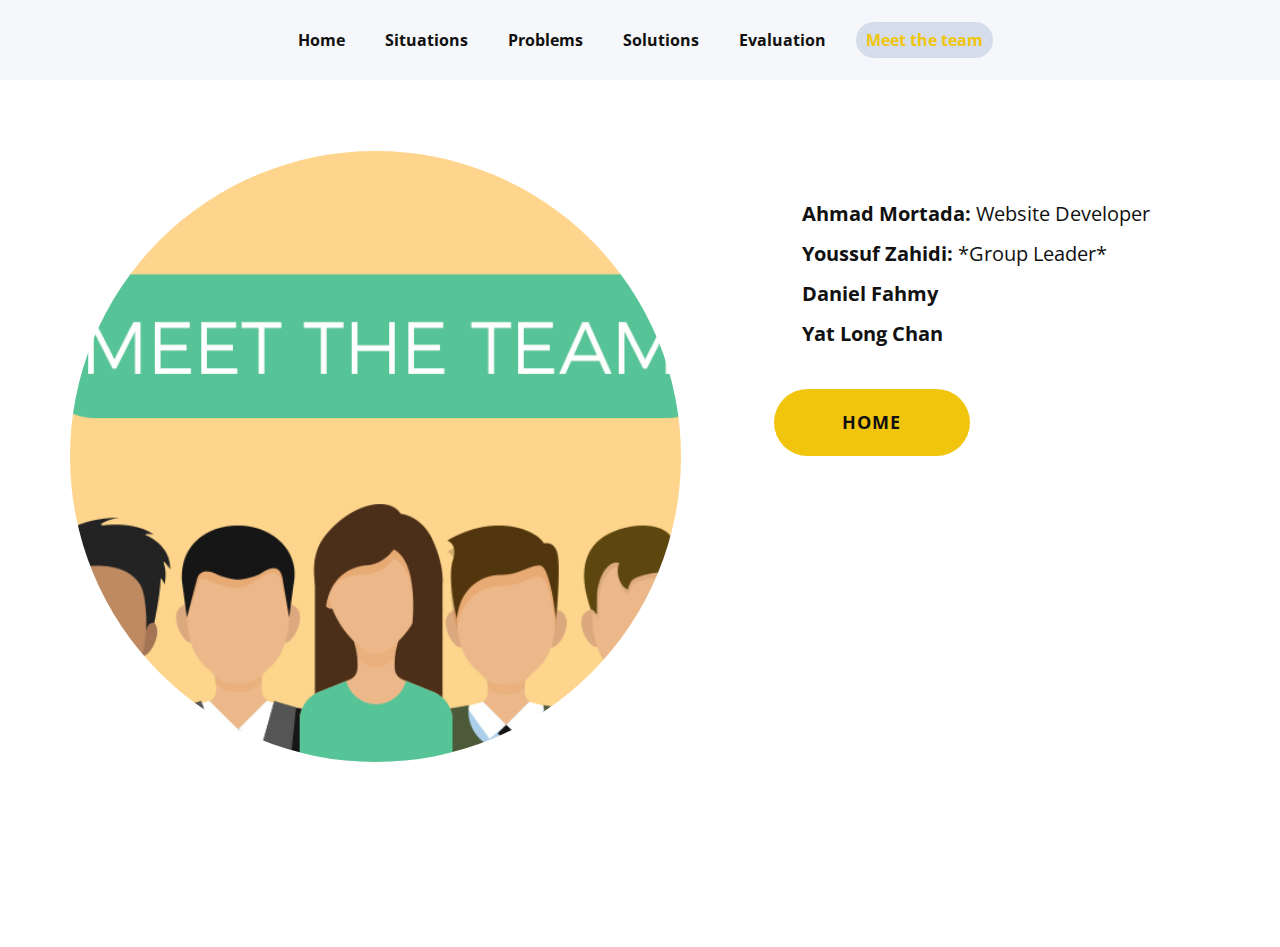
<file: Meet.html>
<!DOCTYPE html>
<html style="font-size: 16px;">
  <head>
    <meta name="viewport" content="width=device-width, initial-scale=1.0">
    <meta charset="utf-8">
    <meta name="keywords" content="Meet The Team">
    <meta name="description" content="">
    <meta name="page_type" content="np-template-header-footer-from-plugin">
    <title>Meet the team</title>
    <link rel="stylesheet" href="nicepage.css" media="screen">
<link rel="stylesheet" href="meet.css" media="screen">
    <script class="u-script" type="text/javascript" src="jquery.js" defer=""></script>
    <script class="u-script" type="text/javascript" src="nicepage.js" defer=""></script>
    <meta name="generator" content="Nicepage 4.1.0, nicepage.com">
    <link id="u-theme-google-font" rel="stylesheet" href="https://fonts.googleapis.com/css?family=Roboto:100,100i,300,300i,400,400i,500,500i,700,700i,900,900i|Open+Sans:300,300i,400,400i,600,600i,700,700i,800,800i">
    <link id="u-page-google-font" rel="stylesheet" href="https://fonts.googleapis.com/css?family=Montserrat:100,100i,200,200i,300,300i,400,400i,500,500i,600,600i,700,700i,800,800i,900,900i">
    
    
    
    <script type="application/ld+json">{
		"@context": "http://schema.org",
		"@type": "Organization",
		"name": ""
}</script>
    <meta name="theme-color" content="#478ac9">
    <meta property="og:title" content="Meet the team">
    <meta property="og:type" content="website">
  </head>
  <body class="u-body"><header class="u-clearfix u-header u-palette-5-light-3 u-header" id="sec-165a"><div class="u-clearfix u-sheet u-sheet-1">
        <nav class="u-align-center u-menu u-menu-dropdown u-offcanvas u-menu-1">
          <div class="menu-collapse" style="font-size: 1rem; letter-spacing: 0px; font-weight: 700;">
            <a class="u-button-style u-custom-active-border-color u-custom-active-color u-custom-border u-custom-border-color u-custom-border-radius u-custom-borders u-custom-color u-custom-hover-border-color u-custom-hover-color u-custom-left-right-menu-spacing u-custom-padding-bottom u-custom-text-active-color u-custom-text-color u-custom-text-hover-color u-custom-top-bottom-menu-spacing u-nav-link u-text-active-palette-1-base u-text-hover-palette-2-base" href="#">
              <svg><use xmlns:xlink="http://www.w3.org/1999/xlink" xlink:href="#menu-hamburger"></use></svg>
              <svg version="1.1" xmlns="http://www.w3.org/2000/svg" xmlns:xlink="http://www.w3.org/1999/xlink"><defs><symbol id="menu-hamburger" viewBox="0 0 16 16" style="width: 16px; height: 16px;"><rect y="1" width="16" height="2"></rect><rect y="7" width="16" height="2"></rect><rect y="13" width="16" height="2"></rect>
</symbol>
</defs></svg>
            </a>
          </div>
          <div class="u-custom-menu u-nav-container">
            <ul class="u-nav u-spacing-20 u-unstyled u-nav-1"><li class="u-nav-item"><a class="u-border-active-palette-1-base u-border-hover-palette-1-base u-button-style u-nav-link u-palette-5-light-3 u-radius-50 u-text-active-palette-3-base u-text-body-color u-text-hover-palette-2-base" href="Home.html" style="padding: 10px;">Home</a>
</li><li class="u-nav-item"><a class="u-border-active-palette-1-base u-border-hover-palette-1-base u-button-style u-nav-link u-palette-5-light-3 u-radius-50 u-text-active-palette-3-base u-text-body-color u-text-hover-palette-2-base" href="Situations.html" style="padding: 10px;">Situations</a>
</li><li class="u-nav-item"><a class="u-border-active-palette-1-base u-border-hover-palette-1-base u-button-style u-nav-link u-palette-5-light-3 u-radius-50 u-text-active-palette-3-base u-text-body-color u-text-hover-palette-2-base" href="Problems.html" style="padding: 10px;">Problems</a>
</li><li class="u-nav-item"><a class="u-border-active-palette-1-base u-border-hover-palette-1-base u-button-style u-nav-link u-palette-5-light-3 u-radius-50 u-text-active-palette-3-base u-text-body-color u-text-hover-palette-2-base" href="Solutions.html" style="padding: 10px;">Solutions</a>
</li><li class="u-nav-item"><a class="u-border-active-palette-1-base u-border-hover-palette-1-base u-button-style u-nav-link u-palette-5-light-3 u-radius-50 u-text-active-palette-3-base u-text-body-color u-text-hover-palette-2-base" href="Evaluation.html" style="padding: 10px;">Evaluation</a>
</li><li class="u-nav-item"><a class="u-border-active-palette-1-base u-border-hover-palette-1-base u-button-style u-nav-link u-palette-5-light-3 u-radius-50 u-text-active-palette-3-base u-text-body-color u-text-hover-palette-2-base" href="Meet.html" style="padding: 10px;">Meet the team</a>
</li></ul>
          </div>
          <div class="u-custom-menu u-nav-container-collapse">
            <div class="u-black u-container-style u-inner-container-layout u-opacity u-opacity-95 u-sidenav">
              <div class="u-inner-container-layout u-sidenav-overflow">
                <div class="u-menu-close"></div>
                <ul class="u-align-center u-nav u-popupmenu-items u-unstyled u-nav-2"><li class="u-nav-item"><a class="u-button-style u-nav-link" href="Home.html" style="padding: 10px;">Home</a>
</li><li class="u-nav-item"><a class="u-button-style u-nav-link" href="Situations.html" style="padding: 10px;">Situations</a>
</li><li class="u-nav-item"><a class="u-button-style u-nav-link" href="Problems.html" style="padding: 10px;">Problems</a>
</li><li class="u-nav-item"><a class="u-button-style u-nav-link" href="Solutions.html" style="padding: 10px;">Solutions</a>
</li><li class="u-nav-item"><a class="u-button-style u-nav-link" href="Evaluation.html" style="padding: 10px;">Evaluation</a>
</li><li class="u-nav-item"><a class="u-button-style u-nav-link" href="Meet.html" style="padding: 10px;">Meet The Team</a>
</li></ul>
              </div>
            </div>
            <div class="u-black u-menu-overlay u-opacity u-opacity-70"></div>
          </div>
        </nav>
      </div></header>
    <section class="u-align-center-md u-align-center-sm u-align-center-xs u-clearfix u-section-1" id="carousel_df33">
      <div class="u-clearfix u-sheet u-sheet-1">
        <div class="u-image u-image-circle u-preserve-proportions u-image-1" data-image-width="1280" data-image-height="853"></div>
        <div class="u-align-left u-container-style u-group u-shape-rectangle u-white u-group-1">
          <div class="u-container-layout u-valign-middle u-container-layout-1">
            <ul class="u-custom-list u-text u-text-2">
              <li>
                <div class="u-list-icon u-list-icon-1">
                  <div xmlns="http://www.w3.org/2000/svg" xmlns:xlink="http://www.w3.org/1999/xlink" version="1.1" xml:space="preserve" class="u-svg-content"></div>
                </div> <b>Ahmad Mortada:</b> Website Developer <br> <b>Youssuf Zahidi:</b> *Group Leader* <br> <b>Daniel Fahmy</b> <br> <b>Yat Long Chan</b>
              </li>
            </ul>
            <a href="Home.html" data-page-id="1105517" class="u-active-palette-2-light-2 u-border-none u-btn u-btn-round u-button-style u-color-scheme-summer-time u-color-style-multicolor-1 u-hover-palette-2-light-2 u-palette-3-base u-radius-50 u-btn-1">HOME</a>
          </div>
        </div>
      </div>
    </section>
    <!-- <section class="u-align-center u-clearfix u-grey-5 u-section-2" id="sec-a1ac">
      <div class="u-clearfix u-sheet u-valign-middle u-sheet-1">
        <h1 class="u-text u-text-default u-text-1">References list:</h1>
        <p class="u-align-left u-text u-text-2"> Borgen, 2021.&nbsp;<i>Poverty In Brazil - The Borgen Project</i>.
[online] The Borgen Project. Available at:
&lt;https://borgenproject.org/tag/poverty-in-brazil/&gt; [Accessed 5 December
2021].
&nbsp;&nbsp;<br>Castillo.
2021.&nbsp;<i>Brazil: Infrastructure Challenges and Opportunities</i>. [online]
Available at: &lt;https://idbinvest.org/en/blog/brazil-infrastructure-challenges-and-opportunities&gt;
[Accessed 5 December 2021].
&nbsp;&nbsp;<br>
          <br>Rics.org.
2021. [online] Available at:
&lt;https://www.rics.org/nl/wbef/megatrends/urbanisation/co-designing-green-infrastructure-in-the-slums-of-rio-de-janeiro/&gt;
[Accessed 5 December 2021].
&nbsp;
&nbsp;<br>
          <br>Sites.google.com.
2021.&nbsp;<i>Poor living conditions in favelas - Brazil - an Integrated
Humanities Project</i>. [online] Available at:
&lt;https://sites.google.com/a/nygh.edu.sg/brazil---people-and-society-poverty-environmental-sustainability/main-issues/health/poor-living-conditions-in-favelas&gt;
[Accessed 5 December 2021].<br>
          <br> The Guardian. 2021.&nbsp;<i>Providing electricity to Rio de Janeiro's favelas</i>.
[online] Available at: &lt;https://www.theguardian.com/sustainable-business/providing-electricity-rio-de-janeiro-favelas&gt;
[Accessed 5 December 2021].
        </p>
        <a href="Home.html" data-page-id="1105381" class="u-border-none u-btn u-btn-round u-button-style u-color-scheme-summer-time u-color-style-multicolor-1 u-palette-3-base u-radius-50 u-btn-1">Home</a>
      </div>
    </section> -->
    
    
    
    <!-- <section class="u-backlink u-clearfix u-grey-80">
      <a class="u-link" href="https://nicepage.com/html5-template" target="_blank">
        <span>HTML5 Template</span>
      </a>
      <p class="u-text">
        <span>created with</span>
      </p>
      <a class="u-link" href="" target="_blank">
        <span>Website Builder Software</span>
      </a>. 
    </section> -->
  </body>
</html>
</file>
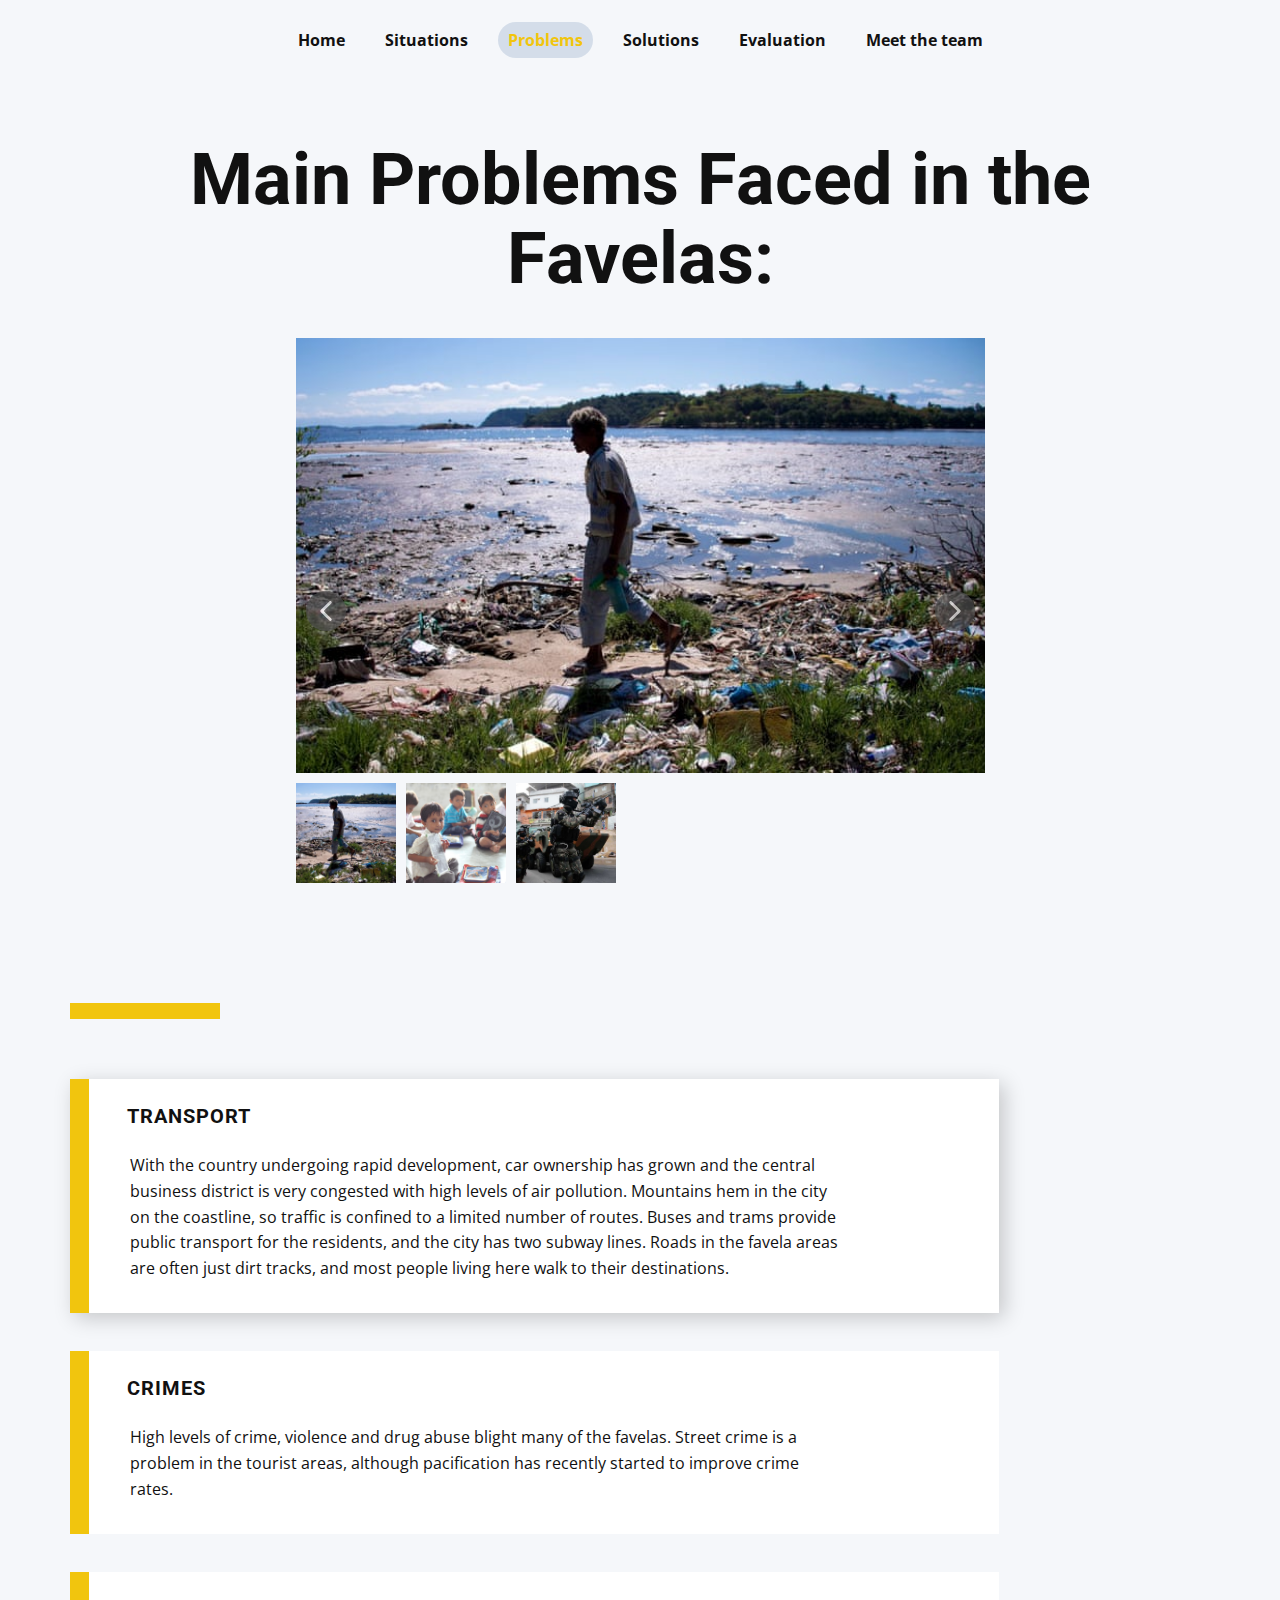
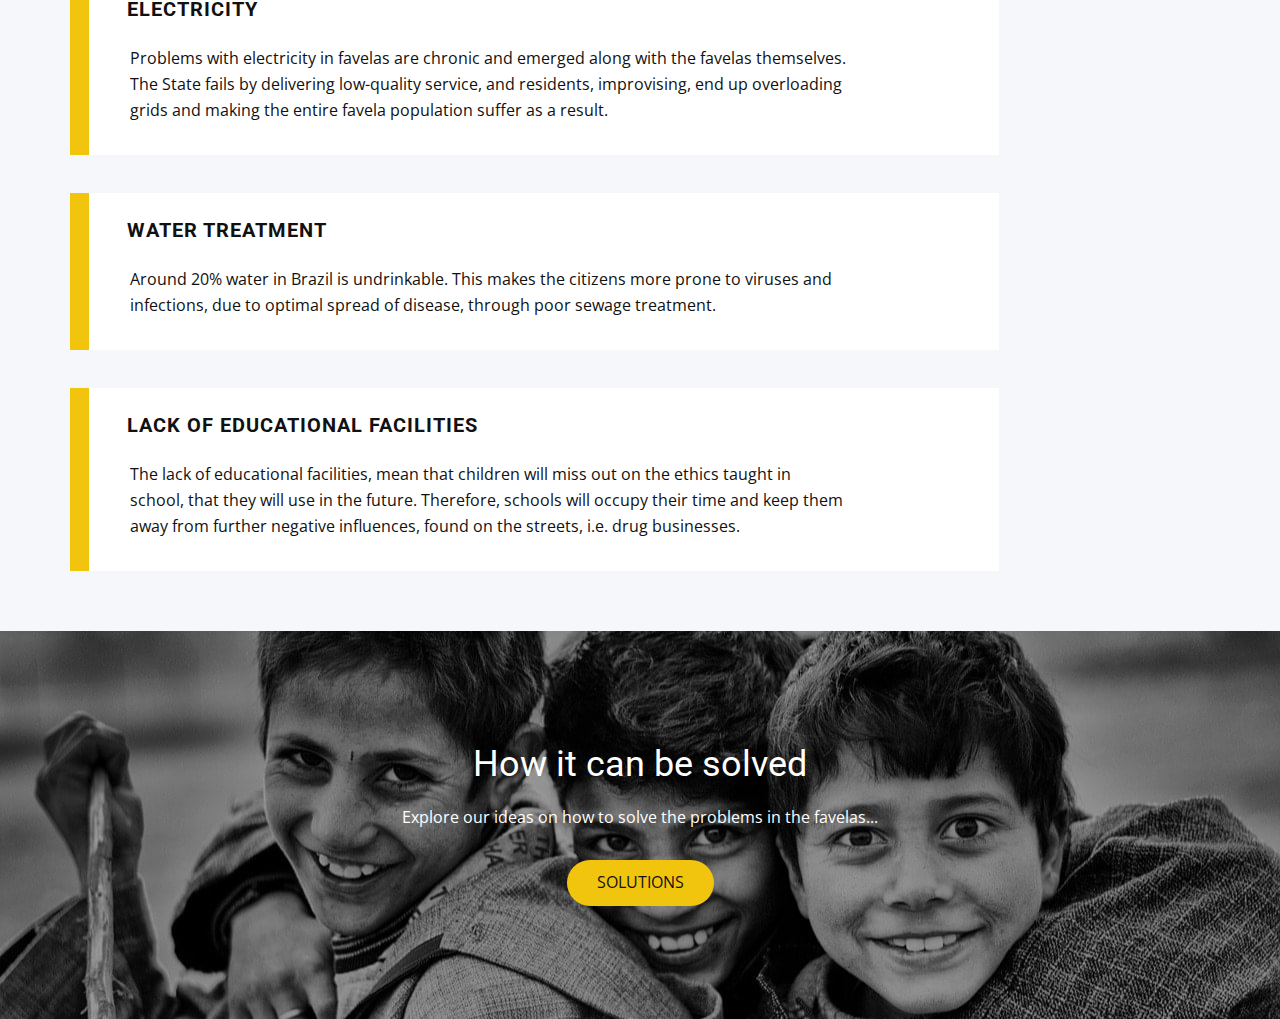
<file: Problems.html>
<!DOCTYPE html>
<html style="font-size: 16px;">
  <head>
    <meta name="viewport" content="width=device-width, initial-scale=1.0">
    <meta charset="utf-8">
    <meta name="keywords" content="INTUITIVE">
    <meta name="description" content="">
    <meta name="page_type" content="np-template-header-footer-from-plugin">
    <title>Problems</title>
    <link rel="stylesheet" href="nicepage.css" media="screen">
<link rel="stylesheet" href="Problems.css" media="screen">
    <script class="u-script" type="text/javascript" src="jquery.js" defer=""></script>
    <script class="u-script" type="text/javascript" src="nicepage.js" defer=""></script>
    <meta name="generator" content="Nicepage 4.1.0, nicepage.com">
    <link id="u-theme-google-font" rel="stylesheet" href="https://fonts.googleapis.com/css?family=Roboto:100,100i,300,300i,400,400i,500,500i,700,700i,900,900i|Open+Sans:300,300i,400,400i,600,600i,700,700i,800,800i">
    
    
    
    
    <script type="application/ld+json">{
		"@context": "http://schema.org",
		"@type": "Organization",
		"name": ""
}</script>
    <meta name="theme-color" content="#478ac9">
    <meta property="og:title" content="Problems">
    <meta property="og:type" content="website">
  </head>
  <body class="u-body"><header class="u-clearfix u-header u-palette-5-light-3 u-header" id="sec-165a"><div class="u-clearfix u-sheet u-sheet-1">
        <nav class="u-align-center u-menu u-menu-dropdown u-offcanvas u-menu-1">
          <div class="menu-collapse" style="font-size: 1rem; letter-spacing: 0px; font-weight: 700;">
            <a class="u-button-style u-custom-active-border-color u-custom-active-color u-custom-border u-custom-border-color u-custom-border-radius u-custom-borders u-custom-color u-custom-hover-border-color u-custom-hover-color u-custom-left-right-menu-spacing u-custom-padding-bottom u-custom-text-active-color u-custom-text-color u-custom-text-hover-color u-custom-top-bottom-menu-spacing u-nav-link u-text-active-palette-1-base u-text-hover-palette-2-base" href="#">
              <svg><use xmlns:xlink="http://www.w3.org/1999/xlink" xlink:href="#menu-hamburger"></use></svg>
              <svg version="1.1" xmlns="http://www.w3.org/2000/svg" xmlns:xlink="http://www.w3.org/1999/xlink"><defs><symbol id="menu-hamburger" viewBox="0 0 16 16" style="width: 16px; height: 16px;"><rect y="1" width="16" height="2"></rect><rect y="7" width="16" height="2"></rect><rect y="13" width="16" height="2"></rect>
</symbol>
</defs></svg>
            </a>
          </div>
          <div class="u-custom-menu u-nav-container">
            <ul class="u-nav u-spacing-20 u-unstyled u-nav-1"><li class="u-nav-item"><a class="u-border-active-palette-1-base u-border-hover-palette-1-base u-button-style u-nav-link u-palette-5-light-3 u-radius-50 u-text-active-palette-3-base u-text-body-color u-text-hover-palette-2-base" href="Home.html" style="padding: 10px;">Home</a>
</li><li class="u-nav-item"><a class="u-border-active-palette-1-base u-border-hover-palette-1-base u-button-style u-nav-link u-palette-5-light-3 u-radius-50 u-text-active-palette-3-base u-text-body-color u-text-hover-palette-2-base" href="Situations.html" style="padding: 10px;">Situations</a>
</li><li class="u-nav-item"><a class="u-border-active-palette-1-base u-border-hover-palette-1-base u-button-style u-nav-link u-palette-5-light-3 u-radius-50 u-text-active-palette-3-base u-text-body-color u-text-hover-palette-2-base" href="Problems.html" style="padding: 10px;">Problems</a>
</li><li class="u-nav-item"><a class="u-border-active-palette-1-base u-border-hover-palette-1-base u-button-style u-nav-link u-palette-5-light-3 u-radius-50 u-text-active-palette-3-base u-text-body-color u-text-hover-palette-2-base" href="Solutions.html" style="padding: 10px;">Solutions</a>
</li><li class="u-nav-item"><a class="u-border-active-palette-1-base u-border-hover-palette-1-base u-button-style u-nav-link u-palette-5-light-3 u-radius-50 u-text-active-palette-3-base u-text-body-color u-text-hover-palette-2-base" href="Evaluation.html" style="padding: 10px;">Evaluation</a>
</li><li class="u-nav-item"><a class="u-border-active-palette-1-base u-border-hover-palette-1-base u-button-style u-nav-link u-palette-5-light-3 u-radius-50 u-text-active-palette-3-base u-text-body-color u-text-hover-palette-2-base" href="Meet.html" style="padding: 10px;">Meet the team</a>
</li></ul>
          </div>
          <div class="u-custom-menu u-nav-container-collapse">
            <div class="u-black u-container-style u-inner-container-layout u-opacity u-opacity-95 u-sidenav">
              <div class="u-inner-container-layout u-sidenav-overflow">
                <div class="u-menu-close"></div>
                <ul class="u-align-center u-nav u-popupmenu-items u-unstyled u-nav-2"><li class="u-nav-item"><a class="u-button-style u-nav-link" href="Home.html" style="padding: 10px;">Home</a>
</li><li class="u-nav-item"><a class="u-button-style u-nav-link" href="Situations.html" style="padding: 10px;">Situations</a>
</li><li class="u-nav-item"><a class="u-button-style u-nav-link" href="Problems.html" style="padding: 10px;">Problems</a>
</li><li class="u-nav-item"><a class="u-button-style u-nav-link" href="Solutions.html" style="padding: 10px;">Solutions</a>
</li><li class="u-nav-item"><a class="u-button-style u-nav-link" href="Evaluation.html" style="padding: 10px;">Evaluation</a>
</li><li class="u-nav-item"><a class="u-button-style u-nav-link" href="Meet.html" style="padding: 10px;">Meet The Team</a>
</li></ul>
              </div>
            </div>
            <div class="u-black u-menu-overlay u-opacity u-opacity-70"></div>
          </div>
        </nav>
      </div></header>
    <section class="u-align-center u-clearfix u-palette-5-light-3 u-section-1" id="sec-1ae8">
      <div class="u-clearfix u-sheet u-valign-middle u-sheet-1">
        <h1 class="u-text u-text-default u-title u-text-1">Main Problems Faced in the Favelas:</h1>
        <div class="u-carousel u-expanded-width-xs u-gallery u-layout-thumbnails u-lightbox u-no-transition u-show-text-always u-gallery-1" id="carousel-e131" data-interval="5000" data-u-ride="carousel">
          <div class="u-carousel-inner u-gallery-inner" role="listbox">
            <div class="u-active u-carousel-item u-gallery-item u-carousel-item-1">
              <div class="u-back-slide" data-image-width="700" data-image-height="420">
                <img class="u-back-image u-expanded" src="images/2fc12daa-a7ab-414d-90b8-ccdc79e795da-2060x1236.jpeg">
              </div>
              <div class="u-over-slide u-over-slide-1">
                <h3 class="u-gallery-heading">Sample Title</h3>
                <p class="u-gallery-text">Sample Text</p>
              </div>
            </div>
            <div class="u-carousel-item u-gallery-item u-carousel-item-2">
              <div class="u-back-slide" data-image-width="1280" data-image-height="853">
                <img class="u-back-image u-expanded" src="images/gd5071f10e2d49689127f3b98c4cd8c8bbc979ed538e5d4d00aeed1bd33f3cea7deadba401b62e80e53c140e0375abbdbb311164882c6f82211d0ea902dba5f51_1280.jpg">
              </div>
              <div class="u-over-slide u-over-slide-2">
                <h3 class="u-gallery-heading">Sample Title</h3>
                <p class="u-gallery-text">Sample Text</p>
              </div>
            </div>
            <div class="u-carousel-item u-gallery-item u-carousel-item-3" data-image-width="2836" data-image-height="1875">
              <div class="u-back-slide" data-image-width="640" data-image-height="427">
                <img class="u-back-image u-expanded" src="images/cZAbakyDY5bUGctvwQw6GYeadZ3-i0GK5otD-1f1IiE.jpg">
              </div>
              <div class="u-over-slide u-over-slide-3">
                <h3 class="u-gallery-heading">Sample Title</h3>
                <p class="u-gallery-text">Sample Text</p>
              </div>
            </div>
          </div>
          <a class="u-absolute-vcenter u-carousel-control u-carousel-control-prev u-grey-70 u-icon-circle u-opacity u-opacity-70 u-spacing-10 u-text-white u-carousel-control-1" href="#carousel-e131" role="button" data-u-slide="prev">
            <span aria-hidden="true">
              <svg viewBox="0 0 451.847 451.847"><path d="M97.141,225.92c0-8.095,3.091-16.192,9.259-22.366L300.689,9.27c12.359-12.359,32.397-12.359,44.751,0
c12.354,12.354,12.354,32.388,0,44.748L173.525,225.92l171.903,171.909c12.354,12.354,12.354,32.391,0,44.744
c-12.354,12.365-32.386,12.365-44.745,0l-194.29-194.281C100.226,242.115,97.141,234.018,97.141,225.92z"></path></svg>
            </span>
            <span class="sr-only">
              <svg viewBox="0 0 451.847 451.847"><path d="M97.141,225.92c0-8.095,3.091-16.192,9.259-22.366L300.689,9.27c12.359-12.359,32.397-12.359,44.751,0
c12.354,12.354,12.354,32.388,0,44.748L173.525,225.92l171.903,171.909c12.354,12.354,12.354,32.391,0,44.744
c-12.354,12.365-32.386,12.365-44.745,0l-194.29-194.281C100.226,242.115,97.141,234.018,97.141,225.92z"></path></svg>
            </span>
          </a>
          <a class="u-absolute-vcenter u-carousel-control u-carousel-control-next u-grey-70 u-icon-circle u-opacity u-opacity-70 u-spacing-10 u-text-white u-carousel-control-2" href="#carousel-e131" role="button" data-u-slide="next">
            <span aria-hidden="true">
              <svg viewBox="0 0 451.846 451.847"><path d="M345.441,248.292L151.154,442.573c-12.359,12.365-32.397,12.365-44.75,0c-12.354-12.354-12.354-32.391,0-44.744
L278.318,225.92L106.409,54.017c-12.354-12.359-12.354-32.394,0-44.748c12.354-12.359,32.391-12.359,44.75,0l194.287,194.284
c6.177,6.18,9.262,14.271,9.262,22.366C354.708,234.018,351.617,242.115,345.441,248.292z"></path></svg>
            </span>
            <span class="sr-only">
              <svg viewBox="0 0 451.846 451.847"><path d="M345.441,248.292L151.154,442.573c-12.359,12.365-32.397,12.365-44.75,0c-12.354-12.354-12.354-32.391,0-44.744
L278.318,225.92L106.409,54.017c-12.354-12.359-12.354-32.394,0-44.748c12.354-12.359,32.391-12.359,44.75,0l194.287,194.284
c6.177,6.18,9.262,14.271,9.262,22.366C354.708,234.018,351.617,242.115,345.441,248.292z"></path></svg>
            </span>
          </a>
          <ol class="u-carousel-thumbnails u-spacing-10 u-carousel-thumbnails-1">
            <li class="u-active u-carousel-thumbnail u-carousel-thumbnail-1" data-u-target="#carousel-e131" data-u-slide-to="0">
              <img class="u-carousel-thumbnail-image u-image" src="images/2fc12daa-a7ab-414d-90b8-ccdc79e795da-2060x1236.jpeg">
            </li>
            <li class="u-carousel-thumbnail u-carousel-thumbnail-2" data-u-target="#carousel-e131" data-u-slide-to="1">
              <img class="u-carousel-thumbnail-image u-image" src="images/gd5071f10e2d49689127f3b98c4cd8c8bbc979ed538e5d4d00aeed1bd33f3cea7deadba401b62e80e53c140e0375abbdbb311164882c6f82211d0ea902dba5f51_1280.jpg">
            </li>
            <li class="u-carousel-thumbnail u-carousel-thumbnail-3" data-u-target="#carousel-e131" data-u-slide-to="2">
              <img class="u-carousel-thumbnail-image u-image" src="images/cZAbakyDY5bUGctvwQw6GYeadZ3-i0GK5otD-1f1IiE.jpg">
            </li>
          </ol>
        </div>
      </div>
    </section>
    <section class="u-align-left u-clearfix u-palette-5-light-3 u-section-2" id="carousel_71b3">
      <div class="u-clearfix u-sheet u-sheet-1">
        <div class="u-border-16 u-border-palette-3-base u-line u-line-horizontal u-line-1"></div>
        <div class="u-expanded-width-xs u-list u-list-1">
          <div class="u-repeater u-repeater-1">
            <div class="u-align-left u-container-style u-custom-item u-list-item u-repeater-item u-white u-list-item-1">
              <div class="u-container-layout u-similar-container u-container-layout-1">
                <h5 class="u-text u-text-default u-text-1">Transport</h5>
                <div class="u-expanded-height-lg u-expanded-height-xl u-expanded-height-xs u-palette-3-base u-shape u-shape-rectangle u-shape-1"></div>
                <p class="u-text u-text-2"> With the country undergoing rapid development, car ownership has grown and the central business district is very congested with high levels of air pollution. Mountains hem in the city on the coastline, so traffic is confined to a limited number of routes. Buses and trams provide public transport for the residents, and the city has two subway lines. Roads in the favela areas are often just dirt tracks, and most people living here walk to their destinations.&nbsp;</p>
              </div>
            </div>
            <div class="u-align-left u-container-style u-list-item u-repeater-item u-white u-list-item-2">
              <div class="u-container-layout u-similar-container u-container-layout-2">
                <h5 class="u-text u-text-default u-text-3">Crimes</h5>
                <div class="u-expanded-height-lg u-expanded-height-xl u-expanded-height-xs u-palette-3-base u-shape u-shape-rectangle u-shape-2"></div>
                <p class="u-text u-text-4"> High levels of crime, violence and drug abuse blight many of the favelas. Street crime is a problem in the tourist areas, although pacification has recently started to improve crime rates.&nbsp;</p>
              </div>
            </div>
            <div class="u-align-left u-container-style u-list-item u-repeater-item u-white u-list-item-3">
              <div class="u-container-layout u-similar-container u-container-layout-3">
                <h5 class="u-text u-text-default u-text-5">electricity</h5>
                <div class="u-expanded-height-lg u-expanded-height-xl u-expanded-height-xs u-palette-3-base u-shape u-shape-rectangle u-shape-3"></div>
                <p class="u-text u-text-6"> Problems with electricity in favelas are chronic and emerged along with the favelas themselves. The State fails by delivering low-quality service, and residents, improvising, end up overloading grids and making the entire favela population suffer as a result.&nbsp;</p>
              </div>
            </div>
            <div class="u-align-left u-container-style u-list-item u-repeater-item u-white u-list-item-4">
              <div class="u-container-layout u-similar-container u-container-layout-4">
                <h5 class="u-text u-text-default u-text-7">water treatment</h5>
                <div class="u-expanded-height-lg u-expanded-height-xl u-expanded-height-xs u-palette-3-base u-shape u-shape-rectangle u-shape-4"></div>
                <p class="u-text u-text-8"> Around 20% water in Brazil is undrinkable. This makes the citizens more prone to viruses and infections, due to optimal spread of disease, through poor sewage treatment.&nbsp;</p>
              </div>
            </div>
            <div class="u-align-left u-container-style u-list-item u-repeater-item u-white u-list-item-5">
              <div class="u-container-layout u-similar-container u-container-layout-5">
                <h5 class="u-text u-text-default u-text-9">lack of educational facilities</h5>
                <div class="u-expanded-height-lg u-expanded-height-xl u-expanded-height-xs u-palette-3-base u-shape u-shape-rectangle u-shape-5"></div>
                <p class="u-text u-text-10"> The lack of educational facilities, mean that children will miss out on the ethics taught in school, that they will use in the future. Therefore, schools will occupy their time and keep them away from further negative influences, found on the streets, i.e. drug businesses.&nbsp;</p>
              </div>
            </div>
          </div>
        </div>
      </div>
    </section>
    <section class="u-align-center u-clearfix u-image u-shading u-section-3" src="" data-image-width="150" data-image-height="99" id="sec-5daf">
      <div class="u-align-center u-clearfix u-sheet u-valign-middle u-sheet-1">
        <h2 class="u-text u-text-default u-text-1">How it can be solved</h2>
        <p class="u-text u-text-2">Explore our ideas on how to solve the problems in the favelas...</p>
        <a href="Solutions.html" data-page-id="1105493" class="u-border-none u-btn u-btn-round u-button-style u-palette-3-base u-radius-50 u-btn-1">SOLUTIONS</a>
      </div>
    </section>
    
    
    
    <!-- <section class="u-backlink u-clearfix u-grey-80">
      <a class="u-link" href="https://nicepage.com/html-templates" target="_blank">
        <span>HTML Website Templates</span>
      </a>
      <p class="u-text">
        <span>created with</span>
      </p>
      <a class="u-link" href="https://nicepage.com/website-builder" target="_blank">
        <span>Website Builder</span>
      </a>. 
    </section> -->
  </body>
</html>
</file>
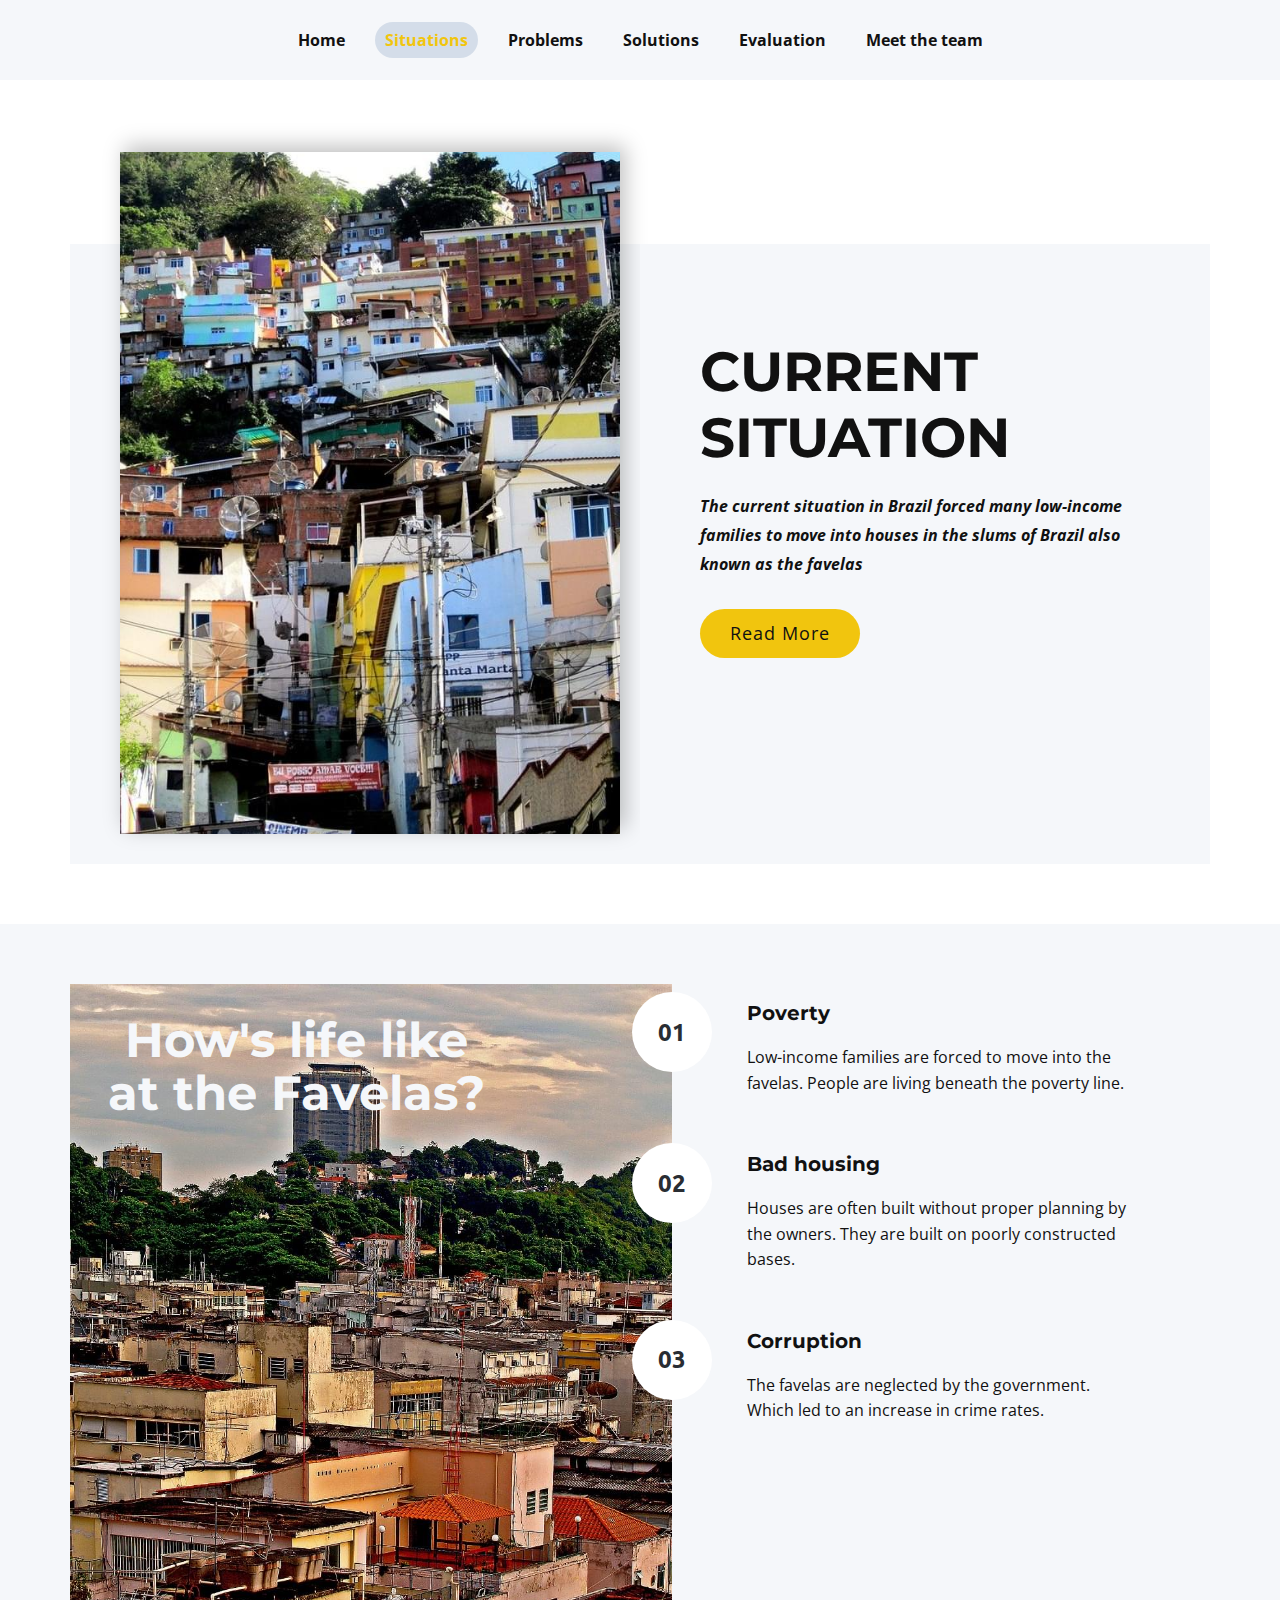
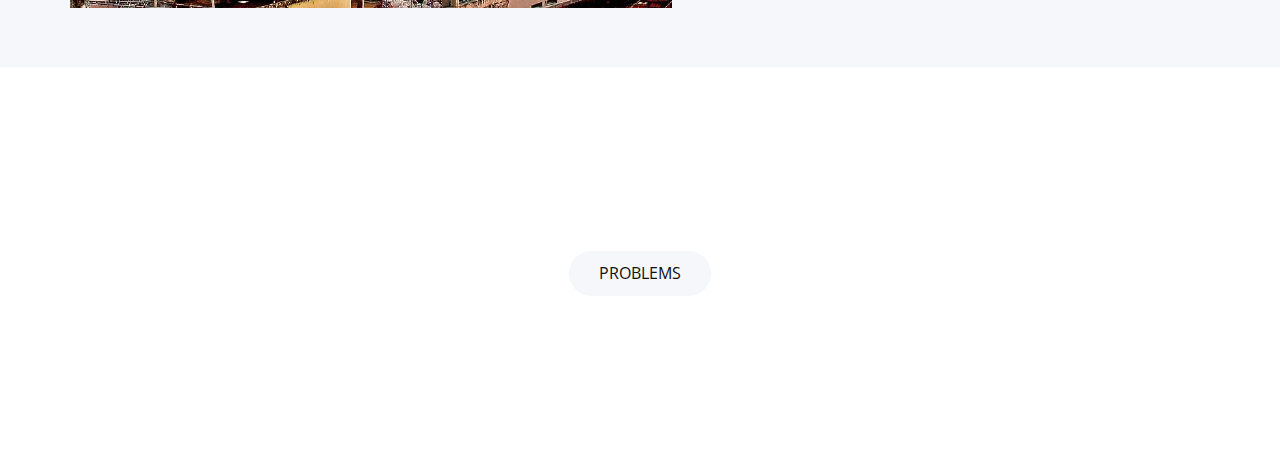
<file: Situations.html>
<!DOCTYPE html>
<html style="font-size: 16px;">
  <head>
    <meta name="viewport" content="width=device-width, initial-scale=1.0">
    <meta charset="utf-8">
    <meta name="keywords" content="What Does We&nbsp;Do?, 01, 02, 03, 04">
    <meta name="description" content="">
    <meta name="page_type" content="np-template-header-footer-from-plugin">
    <title>Situations</title>
    <link rel="stylesheet" href="nicepage.css" media="screen">
<link rel="stylesheet" href="Situations.css" media="screen">
    <script class="u-script" type="text/javascript" src="jquery.js" defer=""></script>
    <script class="u-script" type="text/javascript" src="nicepage.js" defer=""></script>
    <meta name="generator" content="Nicepage 4.1.0, nicepage.com">
    <link id="u-theme-google-font" rel="stylesheet" href="https://fonts.googleapis.com/css?family=Roboto:100,100i,300,300i,400,400i,500,500i,700,700i,900,900i|Open+Sans:300,300i,400,400i,600,600i,700,700i,800,800i">
    <link id="u-page-google-font" rel="stylesheet" href="https://fonts.googleapis.com/css?family=Montserrat:100,100i,200,200i,300,300i,400,400i,500,500i,600,600i,700,700i,800,800i,900,900i|Ubuntu:300,300i,400,400i,500,500i,700,700i">
    
    
    
    
    <script type="application/ld+json">{
		"@context": "http://schema.org",
		"@type": "Organization",
		"name": ""
}</script>
    <meta name="theme-color" content="#478ac9">
    <meta property="og:title" content="Situations">
    <meta property="og:type" content="website">
  </head>
  <body class="u-body"><header class="u-clearfix u-header u-palette-5-light-3 u-header" id="sec-165a"><div class="u-clearfix u-sheet u-sheet-1">
        <nav class="u-align-center u-menu u-menu-dropdown u-offcanvas u-menu-1">
          <div class="menu-collapse" style="font-size: 1rem; letter-spacing: 0px; font-weight: 700;">
            <a class="u-button-style u-custom-active-border-color u-custom-active-color u-custom-border u-custom-border-color u-custom-border-radius u-custom-borders u-custom-color u-custom-hover-border-color u-custom-hover-color u-custom-left-right-menu-spacing u-custom-padding-bottom u-custom-text-active-color u-custom-text-color u-custom-text-hover-color u-custom-top-bottom-menu-spacing u-nav-link u-text-active-palette-1-base u-text-hover-palette-2-base" href="#">
              <svg><use xmlns:xlink="http://www.w3.org/1999/xlink" xlink:href="#menu-hamburger"></use></svg>
              <svg version="1.1" xmlns="http://www.w3.org/2000/svg" xmlns:xlink="http://www.w3.org/1999/xlink"><defs><symbol id="menu-hamburger" viewBox="0 0 16 16" style="width: 16px; height: 16px;"><rect y="1" width="16" height="2"></rect><rect y="7" width="16" height="2"></rect><rect y="13" width="16" height="2"></rect>
</symbol>
</defs></svg>
            </a>
          </div>
          <div class="u-custom-menu u-nav-container">
            <ul class="u-nav u-spacing-20 u-unstyled u-nav-1"><li class="u-nav-item"><a class="u-border-active-palette-1-base u-border-hover-palette-1-base u-button-style u-nav-link u-palette-5-light-3 u-radius-50 u-text-active-palette-3-base u-text-body-color u-text-hover-palette-2-base" href="Home.html" style="padding: 10px;">Home</a>
</li><li class="u-nav-item"><a class="u-border-active-palette-1-base u-border-hover-palette-1-base u-button-style u-nav-link u-palette-5-light-3 u-radius-50 u-text-active-palette-3-base u-text-body-color u-text-hover-palette-2-base" href="Situations.html" style="padding: 10px;">Situations</a>
</li><li class="u-nav-item"><a class="u-border-active-palette-1-base u-border-hover-palette-1-base u-button-style u-nav-link u-palette-5-light-3 u-radius-50 u-text-active-palette-3-base u-text-body-color u-text-hover-palette-2-base" href="Problems.html" style="padding: 10px;">Problems</a>
</li><li class="u-nav-item"><a class="u-border-active-palette-1-base u-border-hover-palette-1-base u-button-style u-nav-link u-palette-5-light-3 u-radius-50 u-text-active-palette-3-base u-text-body-color u-text-hover-palette-2-base" href="Solutions.html" style="padding: 10px;">Solutions</a>
</li><li class="u-nav-item"><a class="u-border-active-palette-1-base u-border-hover-palette-1-base u-button-style u-nav-link u-palette-5-light-3 u-radius-50 u-text-active-palette-3-base u-text-body-color u-text-hover-palette-2-base" href="Evaluation.html" style="padding: 10px;">Evaluation</a>
</li><li class="u-nav-item"><a class="u-border-active-palette-1-base u-border-hover-palette-1-base u-button-style u-nav-link u-palette-5-light-3 u-radius-50 u-text-active-palette-3-base u-text-body-color u-text-hover-palette-2-base" href="Meet.html" style="padding: 10px;">Meet the team</a>
</li></ul>
          </div>
          <div class="u-custom-menu u-nav-container-collapse">
            <div class="u-black u-container-style u-inner-container-layout u-opacity u-opacity-95 u-sidenav">
              <div class="u-inner-container-layout u-sidenav-overflow">
                <div class="u-menu-close"></div>
                <ul class="u-align-center u-nav u-popupmenu-items u-unstyled u-nav-2"><li class="u-nav-item"><a class="u-button-style u-nav-link" href="Home.html" style="padding: 10px;">Home</a>
</li><li class="u-nav-item"><a class="u-button-style u-nav-link" href="Situations.html" style="padding: 10px;">Situations</a>
</li><li class="u-nav-item"><a class="u-button-style u-nav-link" href="Problems.html" style="padding: 10px;">Problems</a>
</li><li class="u-nav-item"><a class="u-button-style u-nav-link" href="Solutions.html" style="padding: 10px;">Solutions</a>
</li><li class="u-nav-item"><a class="u-button-style u-nav-link" href="Evaluation.html" style="padding: 10px;">Evaluation</a>
</li><li class="u-nav-item"><a class="u-button-style u-nav-link" href="Meet.html" style="padding: 10px;">Meet The Team</a>
</li></ul>
              </div>
            </div>
            <div class="u-black u-menu-overlay u-opacity u-opacity-70"></div>
          </div>
        </nav>
      </div></header>
    <section class="u-align-center u-clearfix u-white u-section-1" id="carousel_8562">
      <div class="u-clearfix u-sheet u-sheet-1">
        <div class="u-clearfix u-gutter-0 u-layout-wrap u-layout-wrap-1">
          <div class="u-layout" style="">
            <div class="u-layout-row" style="">
              <div class="u-align-center-lg u-align-center-xl u-container-style u-layout-cell u-left-cell u-palette-5-light-3 u-size-30 u-size-xs-60 u-layout-cell-1" src="">
                <div class="u-container-layout u-valign-bottom-lg u-valign-bottom-xl u-container-layout-1" src="">
                  <img src="images/g0b59301c76b7e7632d5f9e27c417d7b6f05c179ca815f2f31aa3f5cd84d35964f364cb1ad16e99fdac15858eb6e0ffd03ed32409011a3c587c3b13bb7a7e3ce2_1280.jpg" alt="" class="u-expanded-width u-image u-image-default u-image-1" data-image-width="721" data-image-height="1280">
                </div>
              </div>
              <div class="u-align-left u-container-style u-layout-cell u-palette-5-light-3 u-right-cell u-size-30 u-size-xs-60 u-layout-cell-2">
                <div class="u-container-layout u-container-layout-2">
                  <h3 class="u-custom-font u-font-montserrat u-text u-text-1">current situation</h3>
                  <p class="u-text u-text-2"><b>The current situation in Brazil
forced many low-income families to move into houses in the slums of Brazil also
known as the favelas</b>
                  </p>
                  <a href="Situations.html#carousel_f026" data-page-id="1105378" class="u-btn u-btn-round u-button-style u-palette-3-base u-radius-50 u-btn-1">Read More</a>
                </div>
              </div>
            </div>
          </div>
        </div>
      </div>
    </section>
    <section class="u-align-left u-clearfix u-palette-5-light-3 u-section-2" id="carousel_f026">
      <div class="u-clearfix u-sheet u-sheet-1">
        <div class="u-container-style u-expanded-width-md u-expanded-width-sm u-expanded-width-xs u-group u-image u-image-1" data-image-width="1280" data-image-height="960">
          <div class="u-container-layout u-valign-middle-md u-valign-middle-sm u-valign-middle-xs u-container-layout-1">
            <h1 class="u-align-center u-custom-font u-font-montserrat u-text u-text-palette-5-light-3 u-text-1">How's life like at the Favelas?</h1>
          </div>
        </div>
        <div class="u-list u-list-1">
          <div class="u-repeater u-repeater-1">
            <div class="u-align-left u-container-style u-list-item u-repeater-item u-shape-rectangle">
              <div class="u-container-layout u-similar-container u-valign-middle-xl u-container-layout-2">
                <h5 class="u-custom-font u-font-montserrat u-text u-text-2">Poverty</h5>
                <div class="u-align-center u-container-style u-group u-radius-50 u-shape-round u-white u-group-2">
                  <div class="u-container-layout u-valign-middle u-container-layout-3">
                    <h1 class="u-align-center u-custom-font u-font-ubuntu u-text u-text-palette-5-dark-3 u-text-3">01</h1>
                  </div>
                </div>
                <p class="u-text u-text-4">Low-income families are forced to move into the favelas. People are living beneath the poverty line.</p>
              </div>
            </div>
            <div class="u-align-left u-container-style u-list-item u-repeater-item u-shape-rectangle">
              <div class="u-container-layout u-similar-container u-valign-middle-xl u-container-layout-4">
                <h5 class="u-custom-font u-font-montserrat u-text u-text-5">Bad housing</h5>
                <div class="u-align-center u-container-style u-group u-radius-50 u-shape-round u-white u-group-3">
                  <div class="u-container-layout u-valign-middle u-container-layout-5">
                    <h1 class="u-align-center u-custom-font u-font-ubuntu u-text u-text-default u-text-palette-5-dark-3 u-text-6">02</h1>
                  </div>
                </div>
                <p class="u-text u-text-7">Houses are often built without proper planning by the owners. They are built on poorly constructed bases.</p>
              </div>
            </div>
            <div class="u-align-left u-container-style u-list-item u-repeater-item u-shape-rectangle">
              <div class="u-container-layout u-similar-container u-valign-middle-xl u-container-layout-6">
                <h5 class="u-custom-font u-font-montserrat u-text u-text-8">Corruption</h5>
                <div class="u-align-center u-container-style u-group u-radius-50 u-shape-round u-white u-group-4">
                  <div class="u-container-layout u-valign-middle u-container-layout-7">
                    <h1 class="u-align-center u-custom-font u-font-ubuntu u-text u-text-default u-text-palette-5-dark-3 u-text-9">03</h1>
                  </div>
                </div>
                <p class="u-text u-text-10">The favelas are neglected by the government. Which led to an increase in crime rates.</p>
              </div>
            </div>
          </div>
        </div>
      </div>
    </section>
    <section class="u-align-center u-clearfix u-image u-parallax u-shading u-section-3" src="" id="sec-8051" data-image-width="1280" data-image-height="853">
      <div class="u-align-center u-clearfix u-sheet u-sheet-1">
        <h2 class="u-text u-text-1">Explore the problems in the favelas...</h2>
        <a href="Problems.html" data-page-id="1105492" class="u-border-none u-btn u-btn-round u-button-style u-palette-5-light-3 u-radius-50 u-btn-1">PROBLEMS</a>
      </div>
    </section>
    
    
    
    <!-- <section class="u-backlink u-clearfix u-grey-80">
      <a class="u-link" href="https://nicepage.com/website-templates" target="_blank">
        <span>Website Templates</span>
      </a>
      <p class="u-text">
        <span>created with</span>
      </p>
      <a class="u-link" href="" target="_blank">
        <span>Website Builder Software</span>
      </a>. 
    </section> -->
  </body>
</html>
</file>
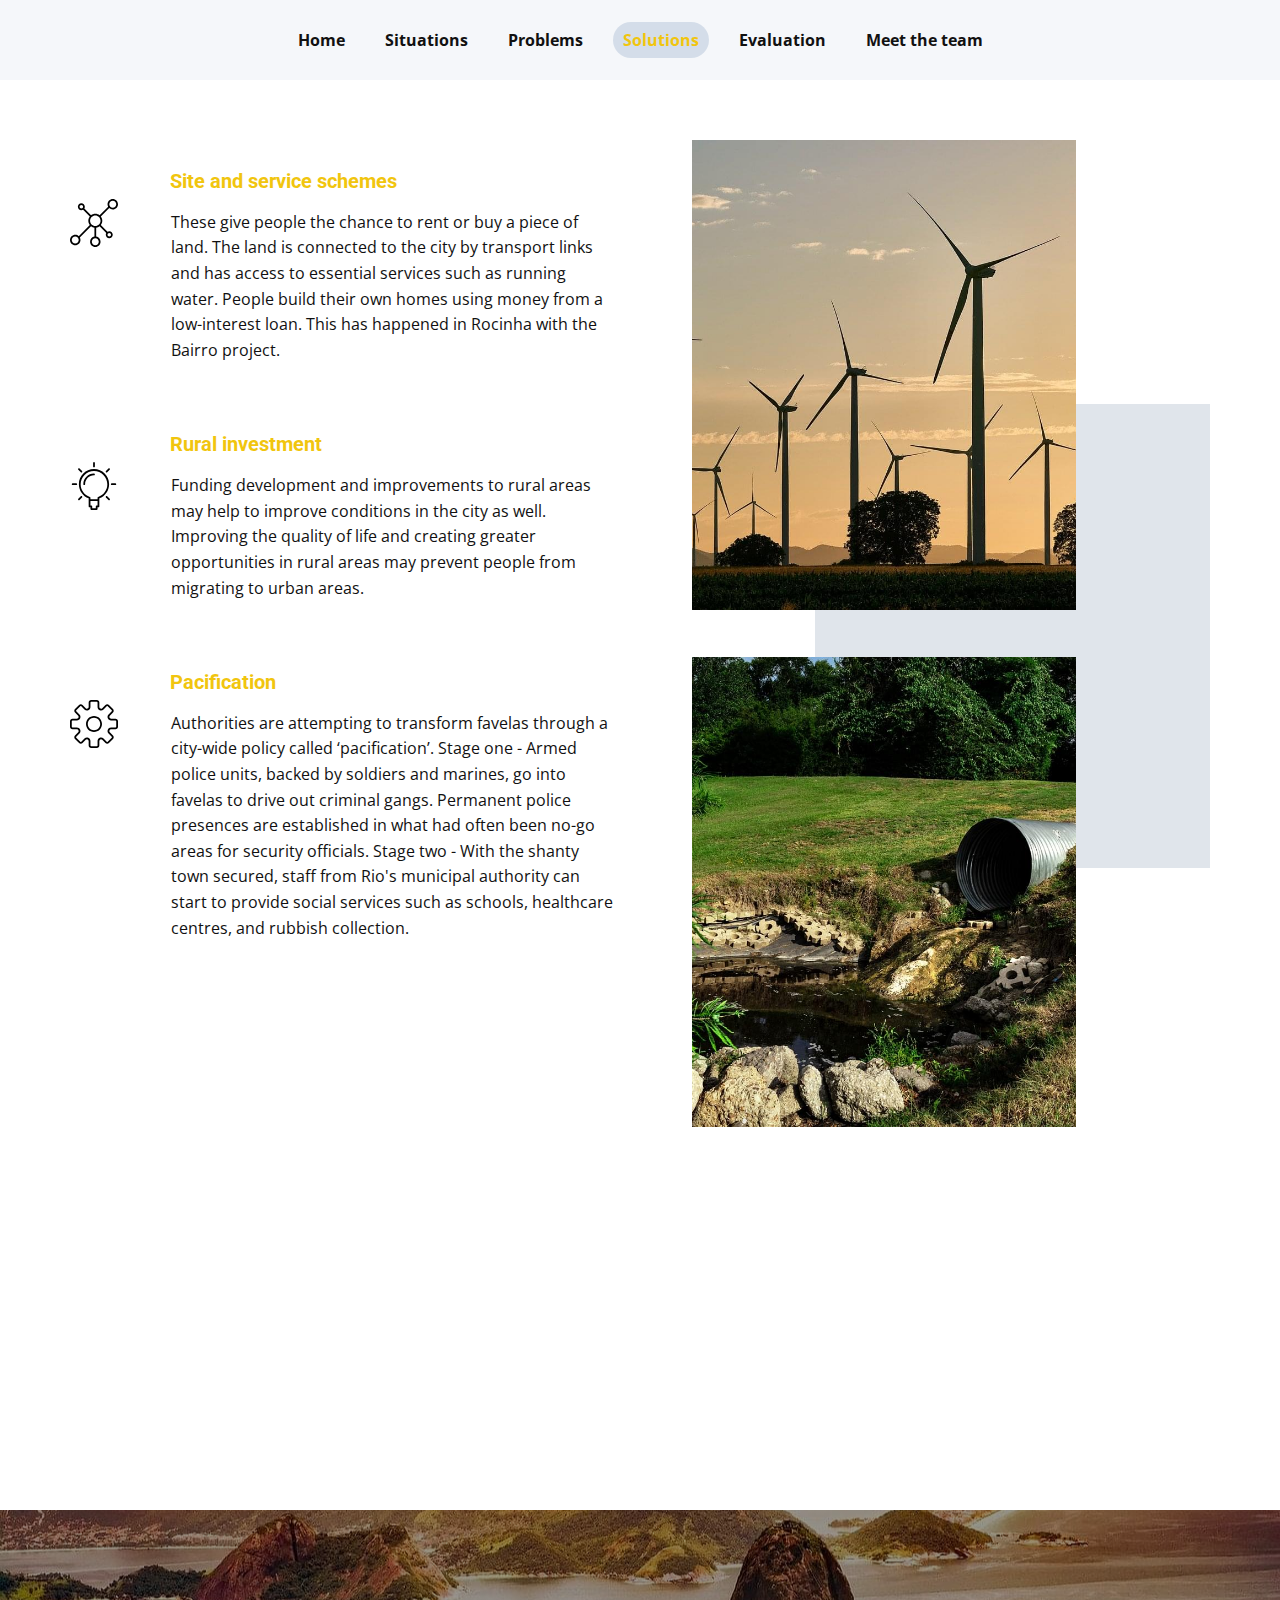
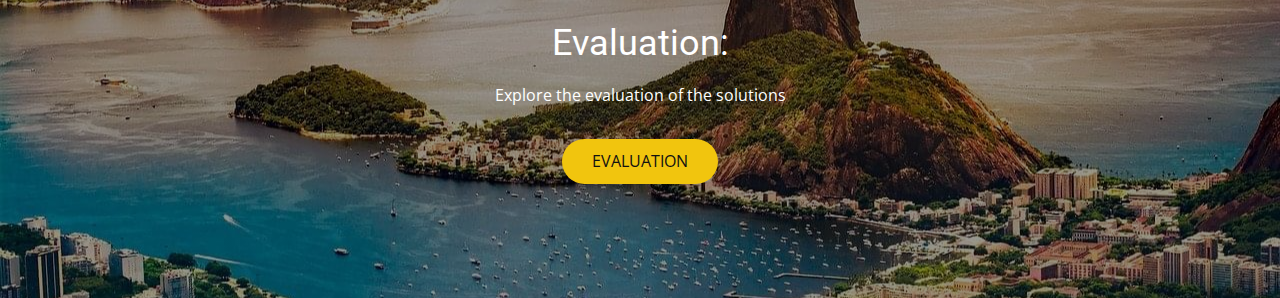
<file: Solutions.html>
<!DOCTYPE html>
<html style="font-size: 16px;">
  <head>
    <meta name="viewport" content="width=device-width, initial-scale=1.0">
    <meta charset="utf-8">
    <meta name="keywords" content="Evaluation:">
    <meta name="description" content="">
    <meta name="page_type" content="np-template-header-footer-from-plugin">
    <title>Solutions</title>
    <link rel="stylesheet" href="nicepage.css" media="screen">
<link rel="stylesheet" href="Solutions.css" media="screen">
    <script class="u-script" type="text/javascript" src="jquery.js" defer=""></script>
    <script class="u-script" type="text/javascript" src="nicepage.js" defer=""></script>
    <meta name="generator" content="Nicepage 4.1.0, nicepage.com">
    <link id="u-theme-google-font" rel="stylesheet" href="https://fonts.googleapis.com/css?family=Roboto:100,100i,300,300i,400,400i,500,500i,700,700i,900,900i|Open+Sans:300,300i,400,400i,600,600i,700,700i,800,800i">
    
    
    
    <script type="application/ld+json">{
		"@context": "http://schema.org",
		"@type": "Organization",
		"name": ""
}</script>
    <meta name="theme-color" content="#478ac9">
    <meta property="og:title" content="Solutions">
    <meta property="og:type" content="website">
  </head>
  <body class="u-body"><header class="u-clearfix u-header u-palette-5-light-3 u-header" id="sec-165a"><div class="u-clearfix u-sheet u-sheet-1">
        <nav class="u-align-center u-menu u-menu-dropdown u-offcanvas u-menu-1">
          <div class="menu-collapse" style="font-size: 1rem; letter-spacing: 0px; font-weight: 700;">
            <a class="u-button-style u-custom-active-border-color u-custom-active-color u-custom-border u-custom-border-color u-custom-border-radius u-custom-borders u-custom-color u-custom-hover-border-color u-custom-hover-color u-custom-left-right-menu-spacing u-custom-padding-bottom u-custom-text-active-color u-custom-text-color u-custom-text-hover-color u-custom-top-bottom-menu-spacing u-nav-link u-text-active-palette-1-base u-text-hover-palette-2-base" href="#">
              <svg><use xmlns:xlink="http://www.w3.org/1999/xlink" xlink:href="#menu-hamburger"></use></svg>
              <svg version="1.1" xmlns="http://www.w3.org/2000/svg" xmlns:xlink="http://www.w3.org/1999/xlink"><defs><symbol id="menu-hamburger" viewBox="0 0 16 16" style="width: 16px; height: 16px;"><rect y="1" width="16" height="2"></rect><rect y="7" width="16" height="2"></rect><rect y="13" width="16" height="2"></rect>
</symbol>
</defs></svg>
            </a>
          </div>
          <div class="u-custom-menu u-nav-container">
            <ul class="u-nav u-spacing-20 u-unstyled u-nav-1"><li class="u-nav-item"><a class="u-border-active-palette-1-base u-border-hover-palette-1-base u-button-style u-nav-link u-palette-5-light-3 u-radius-50 u-text-active-palette-3-base u-text-body-color u-text-hover-palette-2-base" href="Home.html" style="padding: 10px;">Home</a>
</li><li class="u-nav-item"><a class="u-border-active-palette-1-base u-border-hover-palette-1-base u-button-style u-nav-link u-palette-5-light-3 u-radius-50 u-text-active-palette-3-base u-text-body-color u-text-hover-palette-2-base" href="Situations.html" style="padding: 10px;">Situations</a>
</li><li class="u-nav-item"><a class="u-border-active-palette-1-base u-border-hover-palette-1-base u-button-style u-nav-link u-palette-5-light-3 u-radius-50 u-text-active-palette-3-base u-text-body-color u-text-hover-palette-2-base" href="Problems.html" style="padding: 10px;">Problems</a>
</li><li class="u-nav-item"><a class="u-border-active-palette-1-base u-border-hover-palette-1-base u-button-style u-nav-link u-palette-5-light-3 u-radius-50 u-text-active-palette-3-base u-text-body-color u-text-hover-palette-2-base" href="Solutions.html" style="padding: 10px;">Solutions</a>
</li><li class="u-nav-item"><a class="u-border-active-palette-1-base u-border-hover-palette-1-base u-button-style u-nav-link u-palette-5-light-3 u-radius-50 u-text-active-palette-3-base u-text-body-color u-text-hover-palette-2-base" href="Evaluation.html" style="padding: 10px;">Evaluation</a>
</li><li class="u-nav-item"><a class="u-border-active-palette-1-base u-border-hover-palette-1-base u-button-style u-nav-link u-palette-5-light-3 u-radius-50 u-text-active-palette-3-base u-text-body-color u-text-hover-palette-2-base" href="Meet.html" style="padding: 10px;">Meet the team</a>
</li></ul>
          </div>
          <div class="u-custom-menu u-nav-container-collapse">
            <div class="u-black u-container-style u-inner-container-layout u-opacity u-opacity-95 u-sidenav">
              <div class="u-inner-container-layout u-sidenav-overflow">
                <div class="u-menu-close"></div>
                <ul class="u-align-center u-nav u-popupmenu-items u-unstyled u-nav-2"><li class="u-nav-item"><a class="u-button-style u-nav-link" href="Home.html" style="padding: 10px;">Home</a>
</li><li class="u-nav-item"><a class="u-button-style u-nav-link" href="Situations.html" style="padding: 10px;">Situations</a>
</li><li class="u-nav-item"><a class="u-button-style u-nav-link" href="Problems.html" style="padding: 10px;">Problems</a>
</li><li class="u-nav-item"><a class="u-button-style u-nav-link" href="Solutions.html" style="padding: 10px;">Solutions</a>
</li><li class="u-nav-item"><a class="u-button-style u-nav-link" href="Evaluation.html" style="padding: 10px;">Evaluation</a>
</li><li class="u-nav-item"><a class="u-button-style u-nav-link" href="Meet.html" style="padding: 10px;">Meet The Team</a>
</li></ul>
              </div>
            </div>
            <div class="u-black u-menu-overlay u-opacity u-opacity-70"></div>
          </div>
        </nav>
      </div></header>
    <section class="u-clearfix u-section-1" id="carousel_7669">
      <div class="u-clearfix u-sheet u-sheet-1">
        <div class="u-container-style u-group u-palette-5-light-2 u-group-1">
          <div class="u-container-layout u-container-layout-1"></div>
        </div>
        <img class="u-expand-resize u-image u-image-1" src="images/ga4fa0ff34f5fdb7d540039634526fa16c8fde80e2598a9171c14f27d4c81aeb31a8ed2d0d47c40c464e42a7980da82b34365676756ded005ef0276be12ceba72_1280.jpg" data-image-width="1280" data-image-height="853">
        <img class="u-expand-resize u-image u-image-2" src="images/ge5a117997223d6a394f1da2bb5299d86091302cd117318ff30d9213e619799b63876d440aa15ff841daa1942dfc8ef96d323efa79918b89850af453a890fbaa4_1280.jpg" data-image-width="1280" data-image-height="853">
        <div class="u-expanded-width-sm u-expanded-width-xs u-list u-list-1">
          <div class="u-repeater u-repeater-1">
            <div class="u-container-style u-list-item u-repeater-item">
              <div class="u-container-layout u-similar-container u-valign-bottom u-container-layout-2"><span class="u-icon u-icon-circle u-text-black u-icon-1"><svg class="u-svg-link" preserveAspectRatio="xMidYMin slice" viewBox="0 0 55 55" style=""><use xmlns:xlink="http://www.w3.org/1999/xlink" xlink:href="#svg-f37f"></use></svg><svg class="u-svg-content" viewBox="0 0 55 55" x="0px" y="0px" id="svg-f37f" style="enable-background:new 0 0 55 55;"><path d="M49,0c-3.309,0-6,2.691-6,6c0,1.035,0.263,2.009,0.726,2.86l-9.829,9.829C32.542,17.634,30.846,17,29,17
	s-3.542,0.634-4.898,1.688l-7.669-7.669C16.785,10.424,17,9.74,17,9c0-2.206-1.794-4-4-4S9,6.794,9,9s1.794,4,4,4
	c0.74,0,1.424-0.215,2.019-0.567l7.669,7.669C21.634,21.458,21,23.154,21,25s0.634,3.542,1.688,4.897L10.024,42.562
	C8.958,41.595,7.549,41,6,41c-3.309,0-6,2.691-6,6s2.691,6,6,6s6-2.691,6-6c0-1.035-0.263-2.009-0.726-2.86l12.829-12.829
	c1.106,0.86,2.44,1.436,3.898,1.619v10.16c-2.833,0.478-5,2.942-5,5.91c0,3.309,2.691,6,6,6s6-2.691,6-6c0-2.967-2.167-5.431-5-5.91
	v-10.16c1.458-0.183,2.792-0.759,3.898-1.619l7.669,7.669C41.215,39.576,41,40.26,41,41c0,2.206,1.794,4,4,4s4-1.794,4-4
	s-1.794-4-4-4c-0.74,0-1.424,0.215-2.019,0.567l-7.669-7.669C36.366,28.542,37,26.846,37,25s-0.634-3.542-1.688-4.897l9.665-9.665
	C46.042,11.405,47.451,12,49,12c3.309,0,6-2.691,6-6S52.309,0,49,0z M11,9c0-1.103,0.897-2,2-2s2,0.897,2,2s-0.897,2-2,2
	S11,10.103,11,9z M6,51c-2.206,0-4-1.794-4-4s1.794-4,4-4s4,1.794,4,4S8.206,51,6,51z M33,49c0,2.206-1.794,4-4,4s-4-1.794-4-4
	s1.794-4,4-4S33,46.794,33,49z M29,31c-3.309,0-6-2.691-6-6s2.691-6,6-6s6,2.691,6,6S32.309,31,29,31z M47,41c0,1.103-0.897,2-2,2
	s-2-0.897-2-2s0.897-2,2-2S47,39.897,47,41z M49,10c-2.206,0-4-1.794-4-4s1.794-4,4-4s4,1.794,4,4S51.206,10,49,10z"></path></svg>
            
            
          </span>
                <h5 class="u-text u-text-palette-3-base u-text-1">Site and service schemes </h5>
                <p class="u-text u-text-2">These give people the chance to rent or buy a piece of land. The land is connected to the city by transport links and has access to essential services such as running water. People build their own homes using money from a low-interest loan. This has happened in Rocinha with the Bairro project.

                </p>
              </div>
            </div>
            <div class="u-container-style u-list-item u-repeater-item">
              <div class="u-container-layout u-similar-container u-valign-bottom u-container-layout-3"><span class="u-icon u-icon-circle u-text-black u-icon-2"><svg class="u-svg-link" preserveAspectRatio="xMidYMin slice" viewBox="0 0 54 54" style=""><use xmlns:xlink="http://www.w3.org/1999/xlink" xlink:href="#svg-c72a"></use></svg><svg class="u-svg-content" viewBox="0 0 54 54" x="0px" y="0px" id="svg-c72a" style="enable-background:new 0 0 54 54;"><g><path d="M27,8c-9.374,0-17,7.626-17,17c0,7.112,4.391,13.412,11,15.9V50c0,0.553,0.447,1,1,1h1v2c0,0.553,0.447,1,1,1h6
		c0.553,0,1-0.447,1-1v-2h1c0.553,0,1-0.447,1-1v-9.1c6.609-2.488,11-8.788,11-15.9C44,15.626,36.374,8,27,8z M30,49
		c-0.553,0-1,0.447-1,1v2h-4v-2c0-0.553-0.447-1-1-1h-1v-5h8v5H30z M31.688,39.242C31.277,39.377,31,39.761,31,40.192V42h-8v-1.808
		c0-0.432-0.277-0.815-0.688-0.95C16.145,37.214,12,31.49,12,25c0-8.271,6.729-15,15-15s15,6.729,15,15
		C42,31.49,37.855,37.214,31.688,39.242z"></path><path d="M27,6c0.553,0,1-0.447,1-1V1c0-0.553-0.447-1-1-1s-1,0.447-1,1v4C26,5.553,26.447,6,27,6z"></path><path d="M51,24h-4c-0.553,0-1,0.447-1,1s0.447,1,1,1h4c0.553,0,1-0.447,1-1S51.553,24,51,24z"></path><path d="M7,24H3c-0.553,0-1,0.447-1,1s0.447,1,1,1h4c0.553,0,1-0.447,1-1S7.553,24,7,24z"></path><path d="M43.264,7.322l-2.828,2.828c-0.391,0.391-0.391,1.023,0,1.414c0.195,0.195,0.451,0.293,0.707,0.293
		s0.512-0.098,0.707-0.293l2.828-2.828c0.391-0.391,0.391-1.023,0-1.414S43.654,6.932,43.264,7.322z"></path><path d="M12.15,38.436l-2.828,2.828c-0.391,0.391-0.391,1.023,0,1.414c0.195,0.195,0.451,0.293,0.707,0.293
		s0.512-0.098,0.707-0.293l2.828-2.828c0.391-0.391,0.391-1.023,0-1.414S12.541,38.045,12.15,38.436z"></path><path d="M41.85,38.436c-0.391-0.391-1.023-0.391-1.414,0s-0.391,1.023,0,1.414l2.828,2.828c0.195,0.195,0.451,0.293,0.707,0.293
		s0.512-0.098,0.707-0.293c0.391-0.391,0.391-1.023,0-1.414L41.85,38.436z"></path><path d="M12.15,11.564c0.195,0.195,0.451,0.293,0.707,0.293s0.512-0.098,0.707-0.293c0.391-0.391,0.391-1.023,0-1.414l-2.828-2.828
		c-0.391-0.391-1.023-0.391-1.414,0s-0.391,1.023,0,1.414L12.15,11.564z"></path><path d="M27,13c-6.617,0-12,5.383-12,12c0,0.553,0.447,1,1,1s1-0.447,1-1c0-5.514,4.486-10,10-10c0.553,0,1-0.447,1-1
		S27.553,13,27,13z"></path>
</g></svg>
            
            
          </span>
                <h5 class="u-text u-text-palette-3-base u-text-3">Rural investment</h5>
                <p class="u-text u-text-4">Funding development and improvements to rural areas may help to improve conditions in the city as well. Improving the quality of life and creating greater opportunities in rural areas may prevent people from migrating to urban areas.
                </p>
              </div>
            </div>
            <div class="u-container-style u-list-item u-repeater-item">
              <div class="u-container-layout u-similar-container u-valign-bottom u-container-layout-4"><span class="u-icon u-icon-circle u-text-black u-icon-3"><svg class="u-svg-link" preserveAspectRatio="xMidYMin slice" viewBox="0 0 54 54" style=""><use xmlns:xlink="http://www.w3.org/1999/xlink" xlink:href="#svg-efa8"></use></svg><svg class="u-svg-content" viewBox="0 0 54 54" x="0px" y="0px" id="svg-efa8" style="enable-background:new 0 0 54 54;"><g><path d="M51.22,21h-5.052c-0.812,0-1.481-0.447-1.792-1.197s-0.153-1.54,0.42-2.114l3.572-3.571
		c0.525-0.525,0.814-1.224,0.814-1.966c0-0.743-0.289-1.441-0.814-1.967l-4.553-4.553c-1.05-1.05-2.881-1.052-3.933,0l-3.571,3.571
		c-0.574,0.573-1.366,0.733-2.114,0.421C33.447,9.313,33,8.644,33,7.832V2.78C33,1.247,31.753,0,30.22,0H23.78
		C22.247,0,21,1.247,21,2.78v5.052c0,0.812-0.447,1.481-1.197,1.792c-0.748,0.313-1.54,0.152-2.114-0.421l-3.571-3.571
		c-1.052-1.052-2.883-1.05-3.933,0l-4.553,4.553c-0.525,0.525-0.814,1.224-0.814,1.967c0,0.742,0.289,1.44,0.814,1.966l3.572,3.571
		c0.573,0.574,0.73,1.364,0.42,2.114S8.644,21,7.832,21H2.78C1.247,21,0,22.247,0,23.78v6.439C0,31.753,1.247,33,2.78,33h5.052
		c0.812,0,1.481,0.447,1.792,1.197s0.153,1.54-0.42,2.114l-3.572,3.571c-0.525,0.525-0.814,1.224-0.814,1.966
		c0,0.743,0.289,1.441,0.814,1.967l4.553,4.553c1.051,1.051,2.881,1.053,3.933,0l3.571-3.572c0.574-0.573,1.363-0.731,2.114-0.42
		c0.75,0.311,1.197,0.98,1.197,1.792v5.052c0,1.533,1.247,2.78,2.78,2.78h6.439c1.533,0,2.78-1.247,2.78-2.78v-5.052
		c0-0.812,0.447-1.481,1.197-1.792c0.751-0.312,1.54-0.153,2.114,0.42l3.571,3.572c1.052,1.052,2.883,1.05,3.933,0l4.553-4.553
		c0.525-0.525,0.814-1.224,0.814-1.967c0-0.742-0.289-1.44-0.814-1.966l-3.572-3.571c-0.573-0.574-0.73-1.364-0.42-2.114
		S45.356,33,46.168,33h5.052c1.533,0,2.78-1.247,2.78-2.78V23.78C54,22.247,52.753,21,51.22,21z M52,30.22
		C52,30.65,51.65,31,51.22,31h-5.052c-1.624,0-3.019,0.932-3.64,2.432c-0.622,1.5-0.295,3.146,0.854,4.294l3.572,3.571
		c0.305,0.305,0.305,0.8,0,1.104l-4.553,4.553c-0.304,0.304-0.799,0.306-1.104,0l-3.571-3.572c-1.149-1.149-2.794-1.474-4.294-0.854
		c-1.5,0.621-2.432,2.016-2.432,3.64v5.052C31,51.65,30.65,52,30.22,52H23.78C23.35,52,23,51.65,23,51.22v-5.052
		c0-1.624-0.932-3.019-2.432-3.64c-0.503-0.209-1.021-0.311-1.533-0.311c-1.014,0-1.997,0.4-2.761,1.164l-3.571,3.572
		c-0.306,0.306-0.801,0.304-1.104,0l-4.553-4.553c-0.305-0.305-0.305-0.8,0-1.104l3.572-3.571c1.148-1.148,1.476-2.794,0.854-4.294
		C10.851,31.932,9.456,31,7.832,31H2.78C2.35,31,2,30.65,2,30.22V23.78C2,23.35,2.35,23,2.78,23h5.052
		c1.624,0,3.019-0.932,3.64-2.432c0.622-1.5,0.295-3.146-0.854-4.294l-3.572-3.571c-0.305-0.305-0.305-0.8,0-1.104l4.553-4.553
		c0.304-0.305,0.799-0.305,1.104,0l3.571,3.571c1.147,1.147,2.792,1.476,4.294,0.854C22.068,10.851,23,9.456,23,7.832V2.78
		C23,2.35,23.35,2,23.78,2h6.439C30.65,2,31,2.35,31,2.78v5.052c0,1.624,0.932,3.019,2.432,3.64
		c1.502,0.622,3.146,0.294,4.294-0.854l3.571-3.571c0.306-0.305,0.801-0.305,1.104,0l4.553,4.553c0.305,0.305,0.305,0.8,0,1.104
		l-3.572,3.571c-1.148,1.148-1.476,2.794-0.854,4.294c0.621,1.5,2.016,2.432,3.64,2.432h5.052C51.65,23,52,23.35,52,23.78V30.22z"></path><path d="M27,18c-4.963,0-9,4.037-9,9s4.037,9,9,9s9-4.037,9-9S31.963,18,27,18z M27,34c-3.859,0-7-3.141-7-7s3.141-7,7-7
		s7,3.141,7,7S30.859,34,27,34z"></path>
</g></svg>
            
            
          </span>
                <h5 class="u-text u-text-palette-3-base u-text-5">Pacification</h5>
                <p class="u-text u-text-6">Authorities are attempting to transform favelas through a city-wide policy called ‘pacification’.

                  Stage one - Armed police units, backed by soldiers and marines, go into favelas to drive out criminal gangs. Permanent police presences are established in what had often been no-go areas for security officials.
                  
                  Stage two - With the shanty town secured, staff from Rio's municipal authority can start to provide social services such as schools, healthcare centres, and rubbish collection.</p>
              </div>
            </div>
            <div class="u-container-style u-list-item u-repeater-item">
              <!-- <div class="u-container-layout u-similar-container u-valign-bottom u-container-layout-5"><span class="u-icon u-icon-circle u-text-black u-icon-4"><svg class="u-svg-link" preserveAspectRatio="xMidYMin slice" viewBox="0 0 54 54" style=""><use xmlns:xlink="http://www.w3.org/1999/xlink" xlink:href="#svg-efa8"></use></svg><svg class="u-svg-content" viewBox="0 0 54 54" x="0px" y="0px" id="svg-efa8" style="enable-background:new 0 0 54 54;"><g><path d="M51.22,21h-5.052c-0.812,0-1.481-0.447-1.792-1.197s-0.153-1.54,0.42-2.114l3.572-3.571
		c0.525-0.525,0.814-1.224,0.814-1.966c0-0.743-0.289-1.441-0.814-1.967l-4.553-4.553c-1.05-1.05-2.881-1.052-3.933,0l-3.571,3.571
		c-0.574,0.573-1.366,0.733-2.114,0.421C33.447,9.313,33,8.644,33,7.832V2.78C33,1.247,31.753,0,30.22,0H23.78
		C22.247,0,21,1.247,21,2.78v5.052c0,0.812-0.447,1.481-1.197,1.792c-0.748,0.313-1.54,0.152-2.114-0.421l-3.571-3.571
		c-1.052-1.052-2.883-1.05-3.933,0l-4.553,4.553c-0.525,0.525-0.814,1.224-0.814,1.967c0,0.742,0.289,1.44,0.814,1.966l3.572,3.571
		c0.573,0.574,0.73,1.364,0.42,2.114S8.644,21,7.832,21H2.78C1.247,21,0,22.247,0,23.78v6.439C0,31.753,1.247,33,2.78,33h5.052
		c0.812,0,1.481,0.447,1.792,1.197s0.153,1.54-0.42,2.114l-3.572,3.571c-0.525,0.525-0.814,1.224-0.814,1.966
		c0,0.743,0.289,1.441,0.814,1.967l4.553,4.553c1.051,1.051,2.881,1.053,3.933,0l3.571-3.572c0.574-0.573,1.363-0.731,2.114-0.42
		c0.75,0.311,1.197,0.98,1.197,1.792v5.052c0,1.533,1.247,2.78,2.78,2.78h6.439c1.533,0,2.78-1.247,2.78-2.78v-5.052
		c0-0.812,0.447-1.481,1.197-1.792c0.751-0.312,1.54-0.153,2.114,0.42l3.571,3.572c1.052,1.052,2.883,1.05,3.933,0l4.553-4.553
		c0.525-0.525,0.814-1.224,0.814-1.967c0-0.742-0.289-1.44-0.814-1.966l-3.572-3.571c-0.573-0.574-0.73-1.364-0.42-2.114
		S45.356,33,46.168,33h5.052c1.533,0,2.78-1.247,2.78-2.78V23.78C54,22.247,52.753,21,51.22,21z M52,30.22
		C52,30.65,51.65,31,51.22,31h-5.052c-1.624,0-3.019,0.932-3.64,2.432c-0.622,1.5-0.295,3.146,0.854,4.294l3.572,3.571
		c0.305,0.305,0.305,0.8,0,1.104l-4.553,4.553c-0.304,0.304-0.799,0.306-1.104,0l-3.571-3.572c-1.149-1.149-2.794-1.474-4.294-0.854
		c-1.5,0.621-2.432,2.016-2.432,3.64v5.052C31,51.65,30.65,52,30.22,52H23.78C23.35,52,23,51.65,23,51.22v-5.052
		c0-1.624-0.932-3.019-2.432-3.64c-0.503-0.209-1.021-0.311-1.533-0.311c-1.014,0-1.997,0.4-2.761,1.164l-3.571,3.572
		c-0.306,0.306-0.801,0.304-1.104,0l-4.553-4.553c-0.305-0.305-0.305-0.8,0-1.104l3.572-3.571c1.148-1.148,1.476-2.794,0.854-4.294
		C10.851,31.932,9.456,31,7.832,31H2.78C2.35,31,2,30.65,2,30.22V23.78C2,23.35,2.35,23,2.78,23h5.052
		c1.624,0,3.019-0.932,3.64-2.432c0.622-1.5,0.295-3.146-0.854-4.294l-3.572-3.571c-0.305-0.305-0.305-0.8,0-1.104l4.553-4.553
		c0.304-0.305,0.799-0.305,1.104,0l3.571,3.571c1.147,1.147,2.792,1.476,4.294,0.854C22.068,10.851,23,9.456,23,7.832V2.78
		C23,2.35,23.35,2,23.78,2h6.439C30.65,2,31,2.35,31,2.78v5.052c0,1.624,0.932,3.019,2.432,3.64
		c1.502,0.622,3.146,0.294,4.294-0.854l3.571-3.571c0.306-0.305,0.801-0.305,1.104,0l4.553,4.553c0.305,0.305,0.305,0.8,0,1.104
		l-3.572,3.571c-1.148,1.148-1.476,2.794-0.854,4.294c0.621,1.5,2.016,2.432,3.64,2.432h5.052C51.65,23,52,23.35,52,23.78V30.22z"></path><path d="M27,18c-4.963,0-9,4.037-9,9s4.037,9,9,9s9-4.037,9-9S31.963,18,27,18z M27,34c-3.859,0-7-3.141-7-7s3.141-7,7-7
		s7,3.141,7,7S30.859,34,27,34z"></path> -->
</g></svg>
            
            
          </span>
                <!-- <h5 class="u-text u-text-palette-3-base u-text-7">Sample Headline</h5> -->
                <!-- <p class="u-text u-text-8">Duis aute irure dolor in reprehenderit in voluptate velit esse cillum dolore eu fugiat nulla pariatur. Excepteur sint occaecat cupidatat non proident</p> -->
              </div>
            </div>
            <!-- <div class="u-container-style u-list-item u-repeater-item"> -->
              <!-- <div class="u-container-layout u-similar-container u-valign-bottom u-container-layout-6"><span class="u-icon u-icon-circle u-text-black u-icon-5"><svg class="u-svg-link" preserveAspectRatio="xMidYMin slice" viewBox="0 0 54 54" style=""><use xmlns:xlink="http://www.w3.org/1999/xlink" xlink:href="#svg-efa8"></use></svg><svg class="u-svg-content" viewBox="0 0 54 54" x="0px" y="0px" id="svg-efa8" style="enable-background:new 0 0 54 54;"><g><path d="M51.22,21h-5.052c-0.812,0-1.481-0.447-1.792-1.197s-0.153-1.54,0.42-2.114l3.572-3.571
		c0.525-0.525,0.814-1.224,0.814-1.966c0-0.743-0.289-1.441-0.814-1.967l-4.553-4.553c-1.05-1.05-2.881-1.052-3.933,0l-3.571,3.571
		c-0.574,0.573-1.366,0.733-2.114,0.421C33.447,9.313,33,8.644,33,7.832V2.78C33,1.247,31.753,0,30.22,0H23.78
		C22.247,0,21,1.247,21,2.78v5.052c0,0.812-0.447,1.481-1.197,1.792c-0.748,0.313-1.54,0.152-2.114-0.421l-3.571-3.571
		c-1.052-1.052-2.883-1.05-3.933,0l-4.553,4.553c-0.525,0.525-0.814,1.224-0.814,1.967c0,0.742,0.289,1.44,0.814,1.966l3.572,3.571
		c0.573,0.574,0.73,1.364,0.42,2.114S8.644,21,7.832,21H2.78C1.247,21,0,22.247,0,23.78v6.439C0,31.753,1.247,33,2.78,33h5.052
		c0.812,0,1.481,0.447,1.792,1.197s0.153,1.54-0.42,2.114l-3.572,3.571c-0.525,0.525-0.814,1.224-0.814,1.966
		c0,0.743,0.289,1.441,0.814,1.967l4.553,4.553c1.051,1.051,2.881,1.053,3.933,0l3.571-3.572c0.574-0.573,1.363-0.731,2.114-0.42
		c0.75,0.311,1.197,0.98,1.197,1.792v5.052c0,1.533,1.247,2.78,2.78,2.78h6.439c1.533,0,2.78-1.247,2.78-2.78v-5.052
		c0-0.812,0.447-1.481,1.197-1.792c0.751-0.312,1.54-0.153,2.114,0.42l3.571,3.572c1.052,1.052,2.883,1.05,3.933,0l4.553-4.553
		c0.525-0.525,0.814-1.224,0.814-1.967c0-0.742-0.289-1.44-0.814-1.966l-3.572-3.571c-0.573-0.574-0.73-1.364-0.42-2.114
		S45.356,33,46.168,33h5.052c1.533,0,2.78-1.247,2.78-2.78V23.78C54,22.247,52.753,21,51.22,21z M52,30.22
		C52,30.65,51.65,31,51.22,31h-5.052c-1.624,0-3.019,0.932-3.64,2.432c-0.622,1.5-0.295,3.146,0.854,4.294l3.572,3.571
		c0.305,0.305,0.305,0.8,0,1.104l-4.553,4.553c-0.304,0.304-0.799,0.306-1.104,0l-3.571-3.572c-1.149-1.149-2.794-1.474-4.294-0.854
		c-1.5,0.621-2.432,2.016-2.432,3.64v5.052C31,51.65,30.65,52,30.22,52H23.78C23.35,52,23,51.65,23,51.22v-5.052
		c0-1.624-0.932-3.019-2.432-3.64c-0.503-0.209-1.021-0.311-1.533-0.311c-1.014,0-1.997,0.4-2.761,1.164l-3.571,3.572
		c-0.306,0.306-0.801,0.304-1.104,0l-4.553-4.553c-0.305-0.305-0.305-0.8,0-1.104l3.572-3.571c1.148-1.148,1.476-2.794,0.854-4.294
		C10.851,31.932,9.456,31,7.832,31H2.78C2.35,31,2,30.65,2,30.22V23.78C2,23.35,2.35,23,2.78,23h5.052
		c1.624,0,3.019-0.932,3.64-2.432c0.622-1.5,0.295-3.146-0.854-4.294l-3.572-3.571c-0.305-0.305-0.305-0.8,0-1.104l4.553-4.553
		c0.304-0.305,0.799-0.305,1.104,0l3.571,3.571c1.147,1.147,2.792,1.476,4.294,0.854C22.068,10.851,23,9.456,23,7.832V2.78
		C23,2.35,23.35,2,23.78,2h6.439C30.65,2,31,2.35,31,2.78v5.052c0,1.624,0.932,3.019,2.432,3.64
		c1.502,0.622,3.146,0.294,4.294-0.854l3.571-3.571c0.306-0.305,0.801-0.305,1.104,0l4.553,4.553c0.305,0.305,0.305,0.8,0,1.104
		l-3.572,3.571c-1.148,1.148-1.476,2.794-0.854,4.294c0.621,1.5,2.016,2.432,3.64,2.432h5.052C51.65,23,52,23.35,52,23.78V30.22z"></path><path d="M27,18c-4.963,0-9,4.037-9,9s4.037,9,9,9s9-4.037,9-9S31.963,18,27,18z M27,34c-3.859,0-7-3.141-7-7s3.141-7,7-7
		s7,3.141,7,7S30.859,34,27,34z"></path>
</g></svg> -->
            
            
          </span>
                <!-- <h5 class="u-text u-text-palette-3-base u-text-9">Sample Headline</h5> -->
                <!-- <p class="u-text u-text-10">Duis aute irure dolor in reprehenderit in voluptate velit esse cillum dolore eu fugiat nulla pariatur. Excepteur sint occaecat cupidatat non proident</p> -->
              </div>
            </div>
          </div>
        </div>
      </div>
    </section>
    <section class="u-align-center u-clearfix u-image u-shading u-section-2" src="" data-image-width="1280" data-image-height="854" id="sec-57d5">
      <div class="u-align-center u-clearfix u-sheet u-valign-middle u-sheet-1">
        <h2 class="u-text u-text-default u-text-1">Evaluation:</h2>
        <p class="u-text u-text-2">Explore the evaluation of the solutions</p>
        <a href="Evaluation.html" data-page-id="1105517" class="u-border-none u-btn u-btn-round u-button-style u-palette-3-base u-radius-50 u-btn-1">evaluation</a>
      </div>
    </section>
    
    
    <!-- <footer class="u-align-center u-clearfix u-footer u-grey-80 u-footer" id="sec-5d36"><div class="u-clearfix u-sheet u-sheet-1">
        <p class="u-small-text u-text u-text-variant u-text-1">Sample text. Click to select the text box. Click again or double click to start editing the text.</p>
      </div></footer>
    <section class="u-backlink u-clearfix u-grey-80">
      <a class="u-link" href="https://nicepage.com/html5-template" target="_blank">
        <span>Free HTML5 Template</span>
      </a>
      <p class="u-text">
        <span>created with</span>
      </p>
      <a class="u-link" href="https://nicepage.one" target="_blank">
        <span>Free Website Builder</span>
      </a>. 
    </section> -->
  </body>
</html>
</file>
